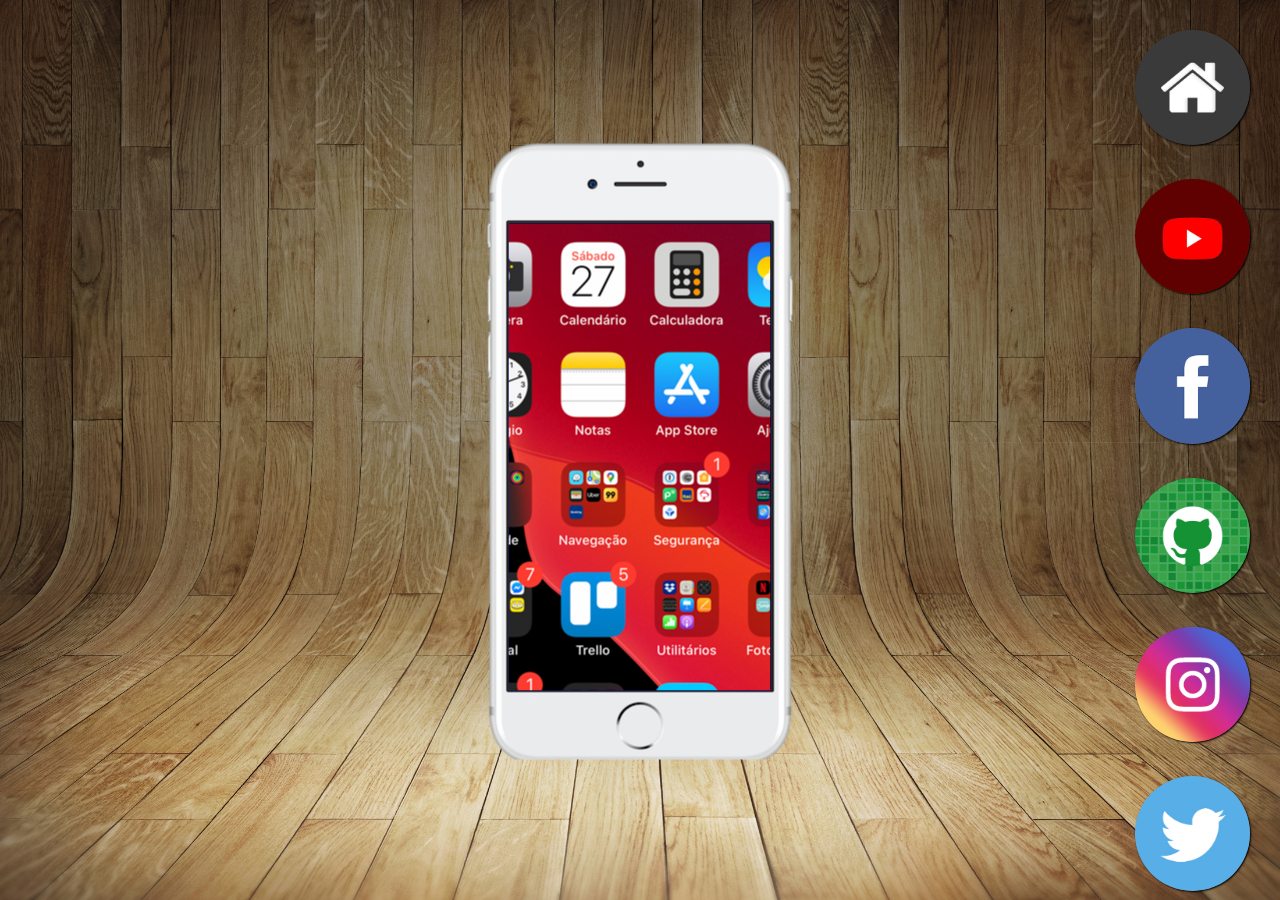
<file: index.html>
<!DOCTYPE html>
<html lang="pt">
<head>
    <meta charset="UTF-8">
    <meta http-equiv="X-UA-Compatible" content="IE=edge">
    <meta name="viewport" content="width=device-width, initial-scale=1.0">
    <link rel="shortcut icon" href="favicon.ico" type="image/x-icon">
    <link rel="stylesheet" href="style/style.css">
    <title>CBO - Redes Sociais</title>
</head>
<body>
    <main>
        <section id="telefone">
            <iframe src="home.html" name="ecra" id="ecra" frameborder="0">
                Se estás a ver esta mensagem é sinal que o teu navegador não é compativel com a minha página web.
            </iframe>
        </section>
        <section id="rs">
            <a href="home.html" target="ecra"><img src="imagens/logo-home.jpg" alt="home"></a> <br>
            <a href="youtube.html" target="ecra"><img src="imagens/logo-youtube.jpg" alt="YouTube"></a> <br>
            <a href="faceboo.html" target="ecra"><img src="imagens/logo-facebook.jpg" alt="Facebook"></a> <br>
            <a href="github.html" target="ecra"><img src="imagens/logo-github.jpg" alt="GitHub"></a> <br>
            <a href="instagram.html" target="ecra"><img src="imagens/logo-instagram.jpg" alt="Instagram"></a> <br>
            <a href="twitter.html" target="ecra"><img src="imagens/logo-twitter.jpg" alt="Twitter"></a>
        </section>
    </main>
</body>
</html>
</file>
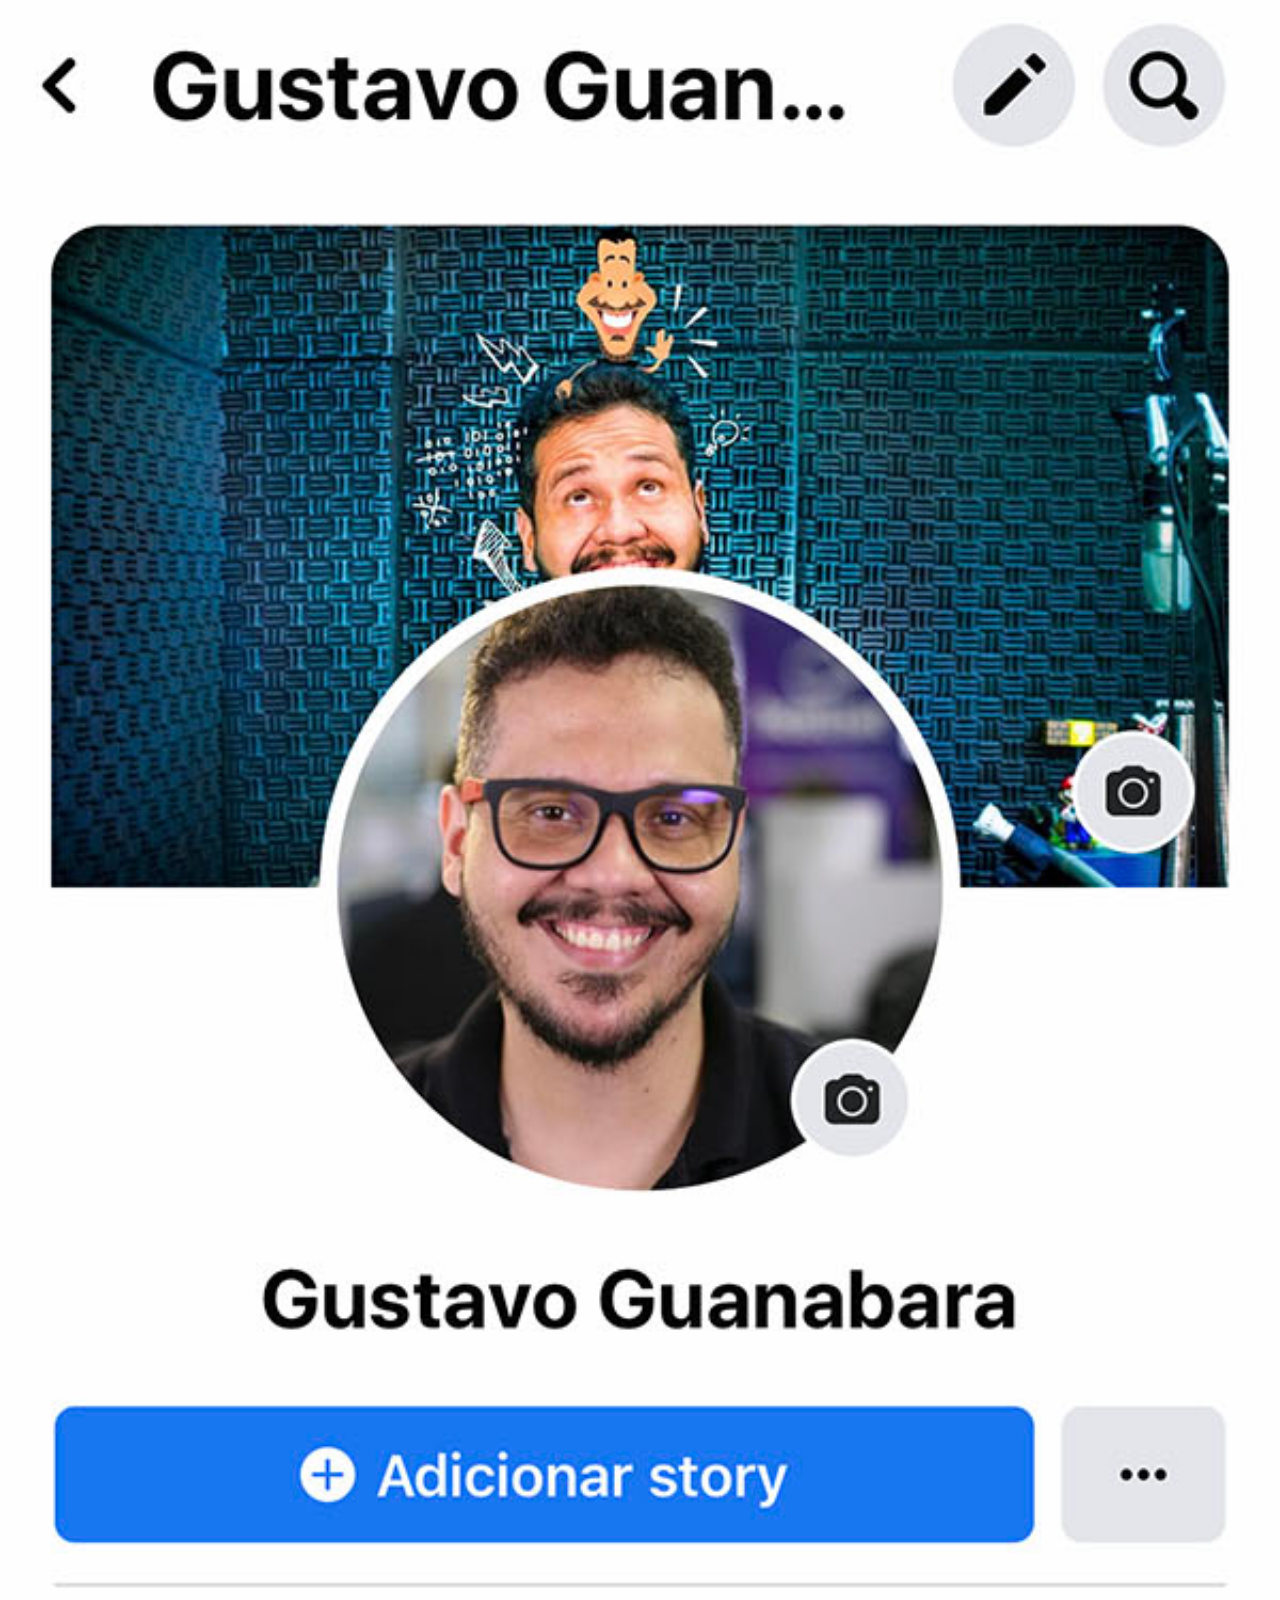
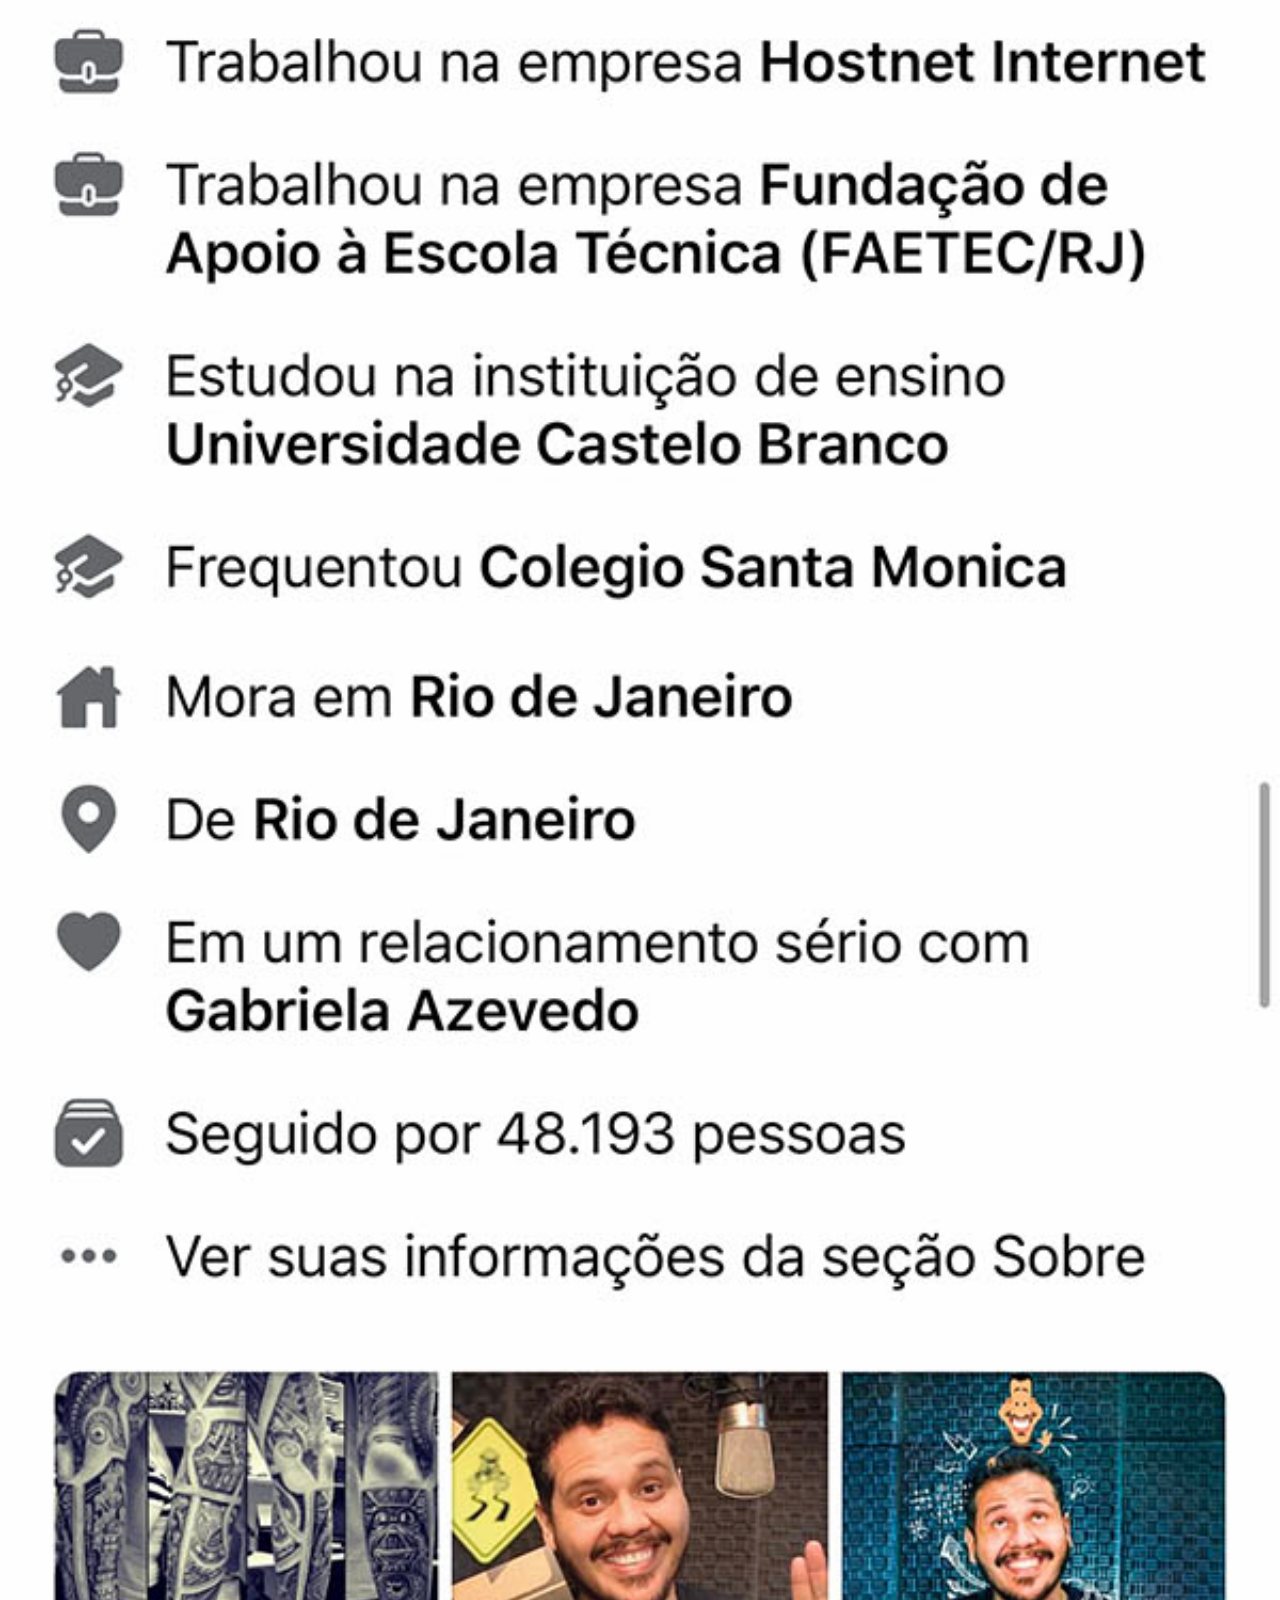
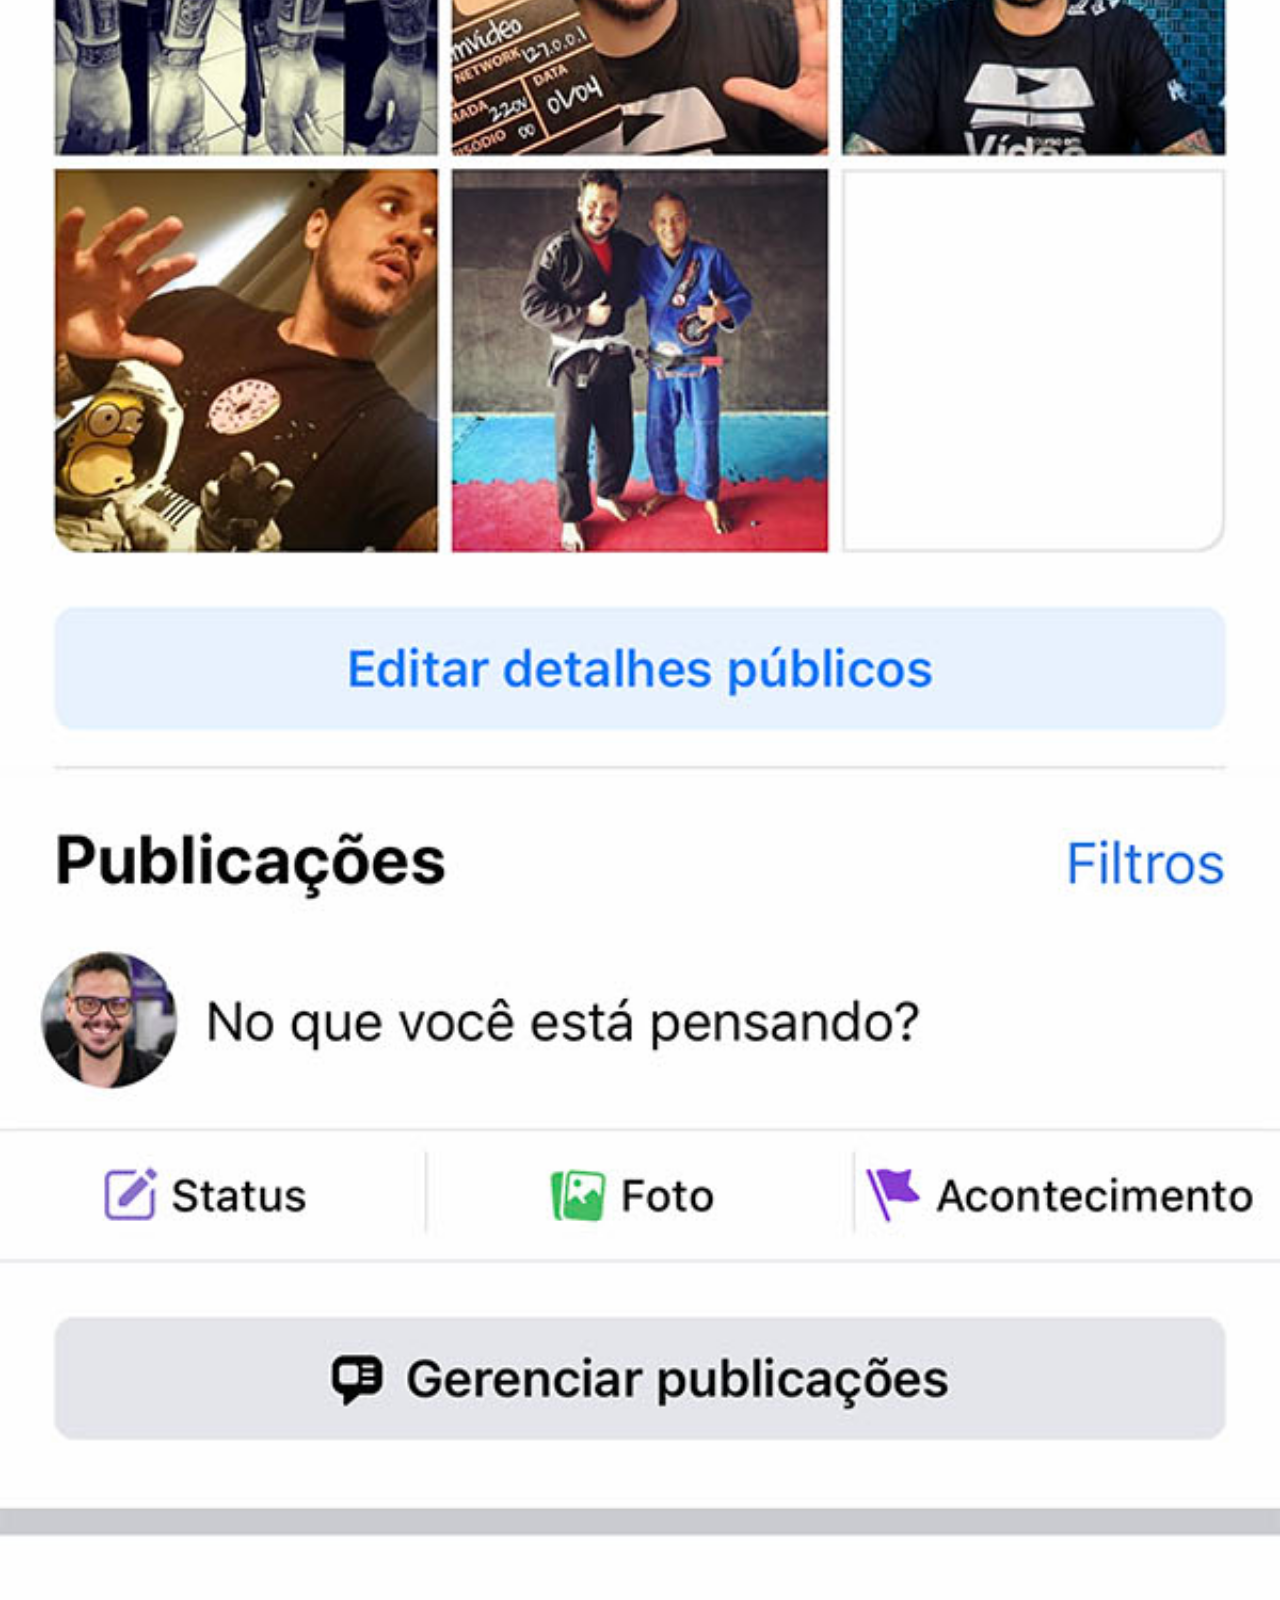
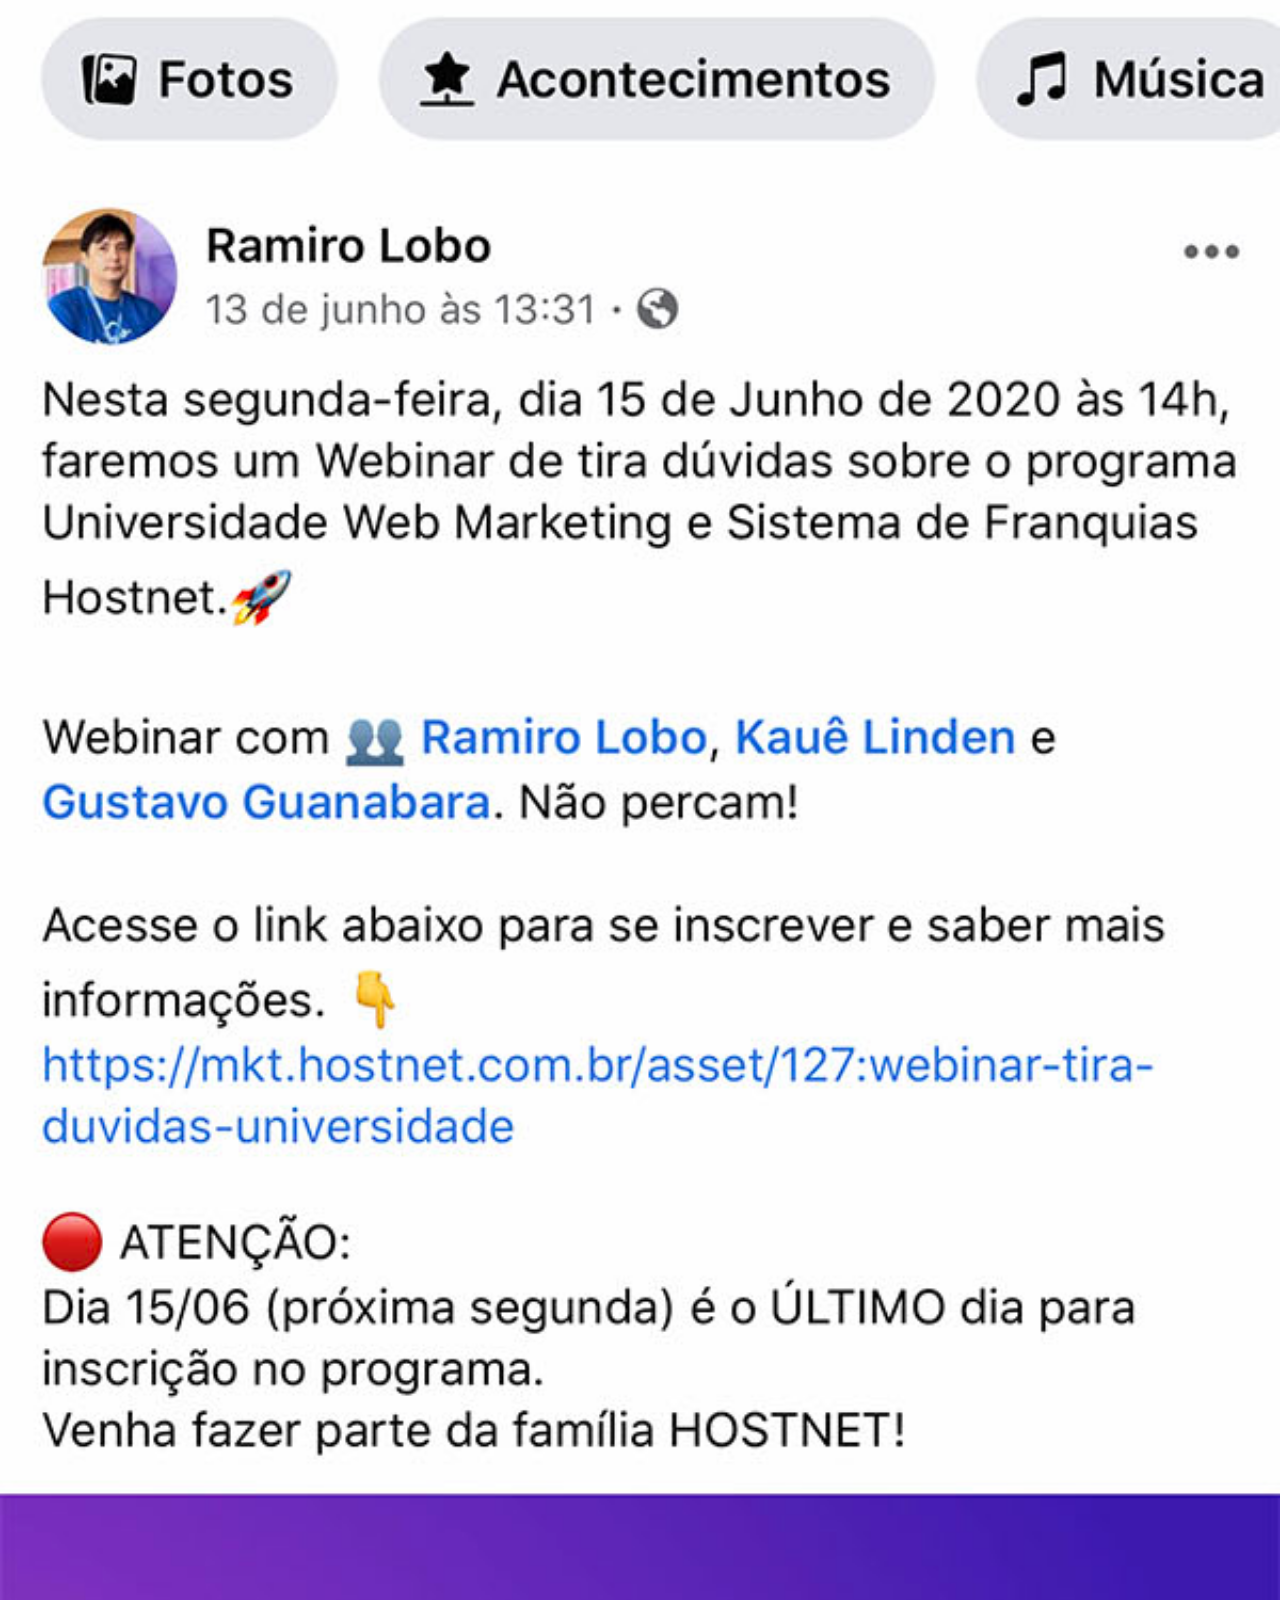
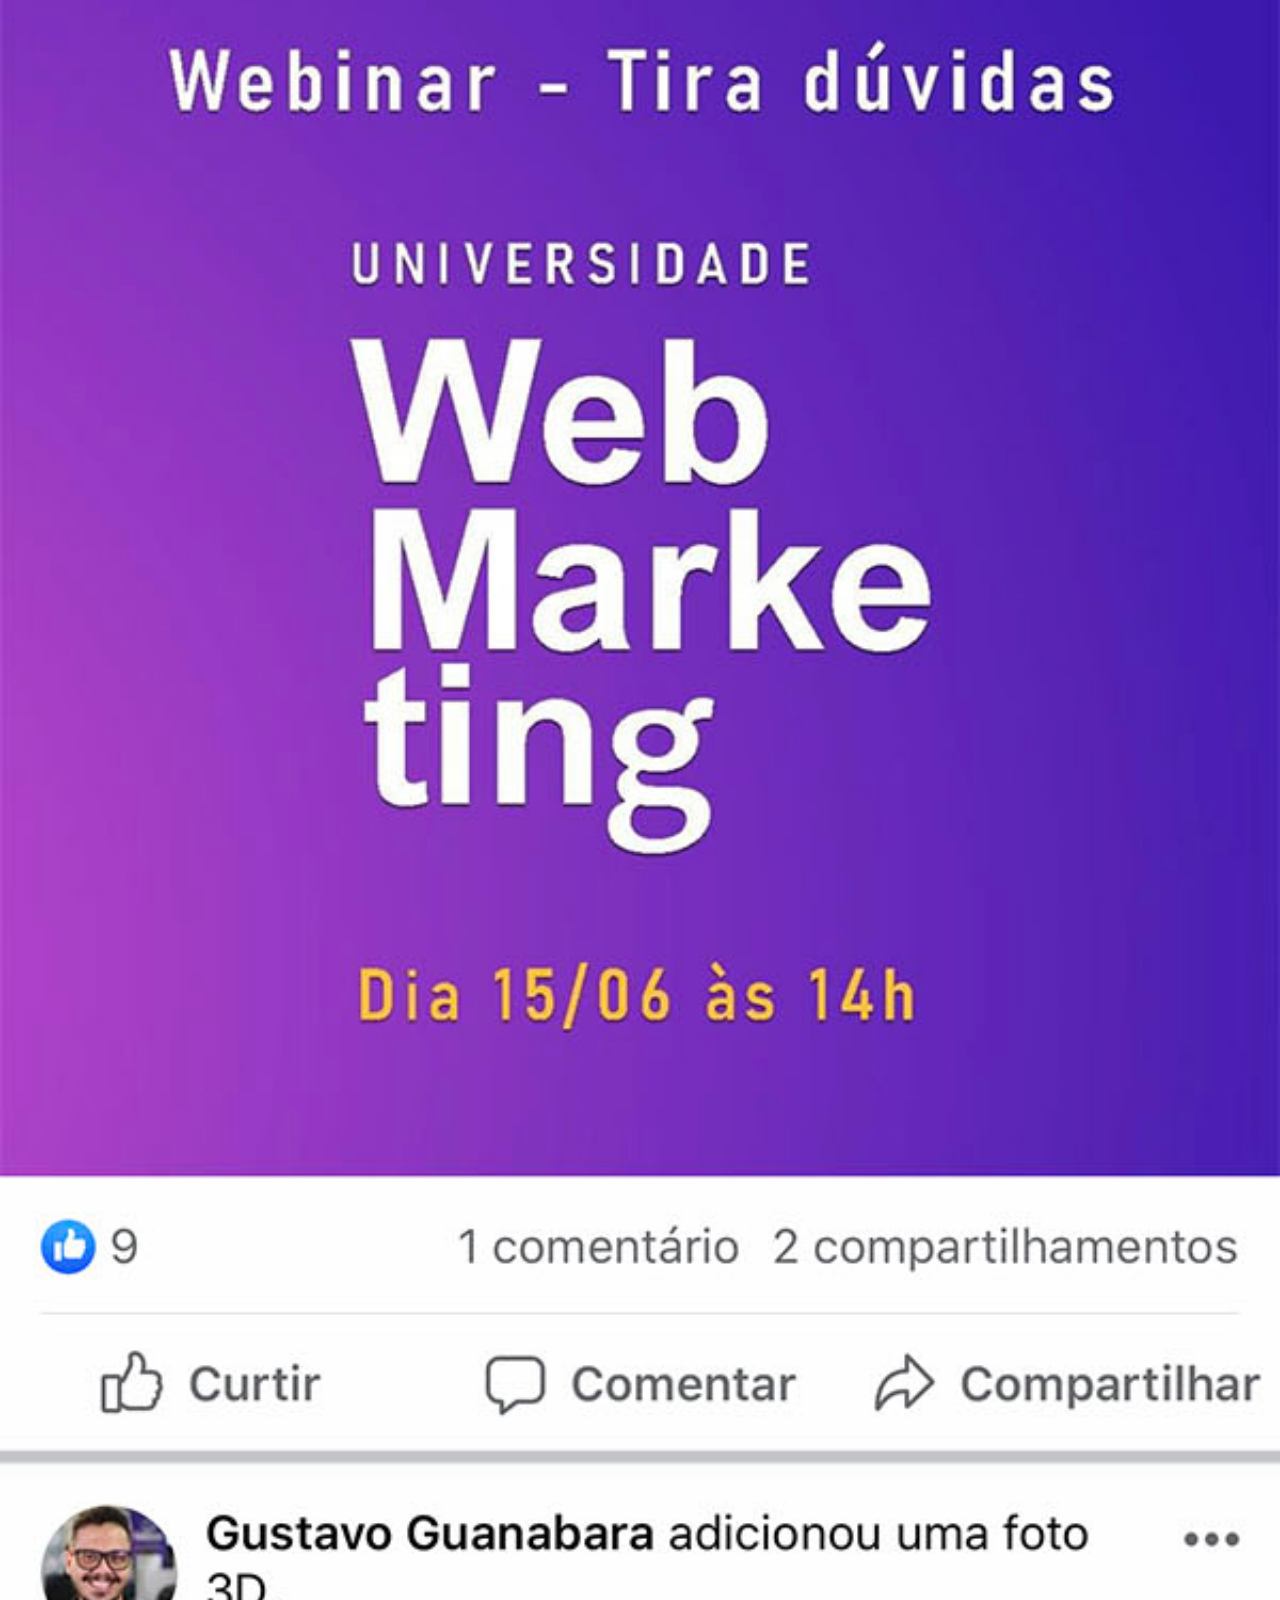
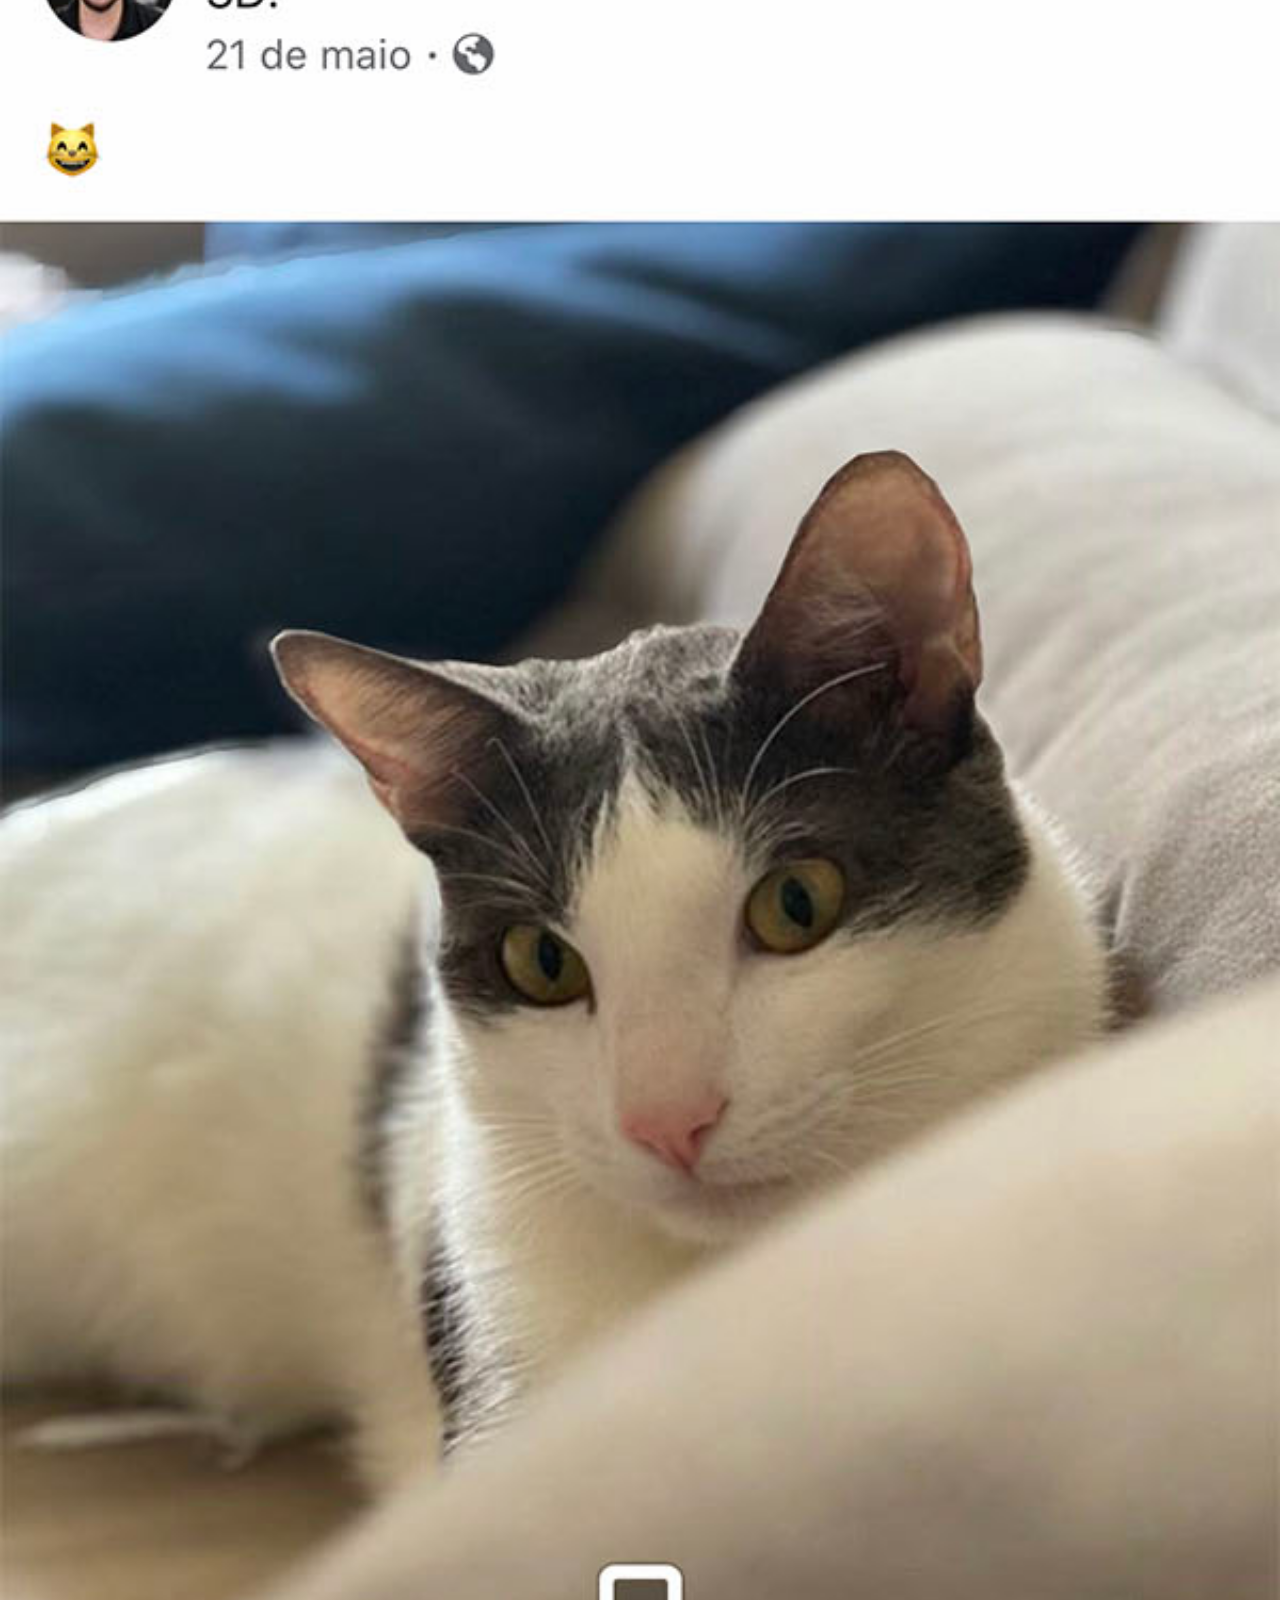
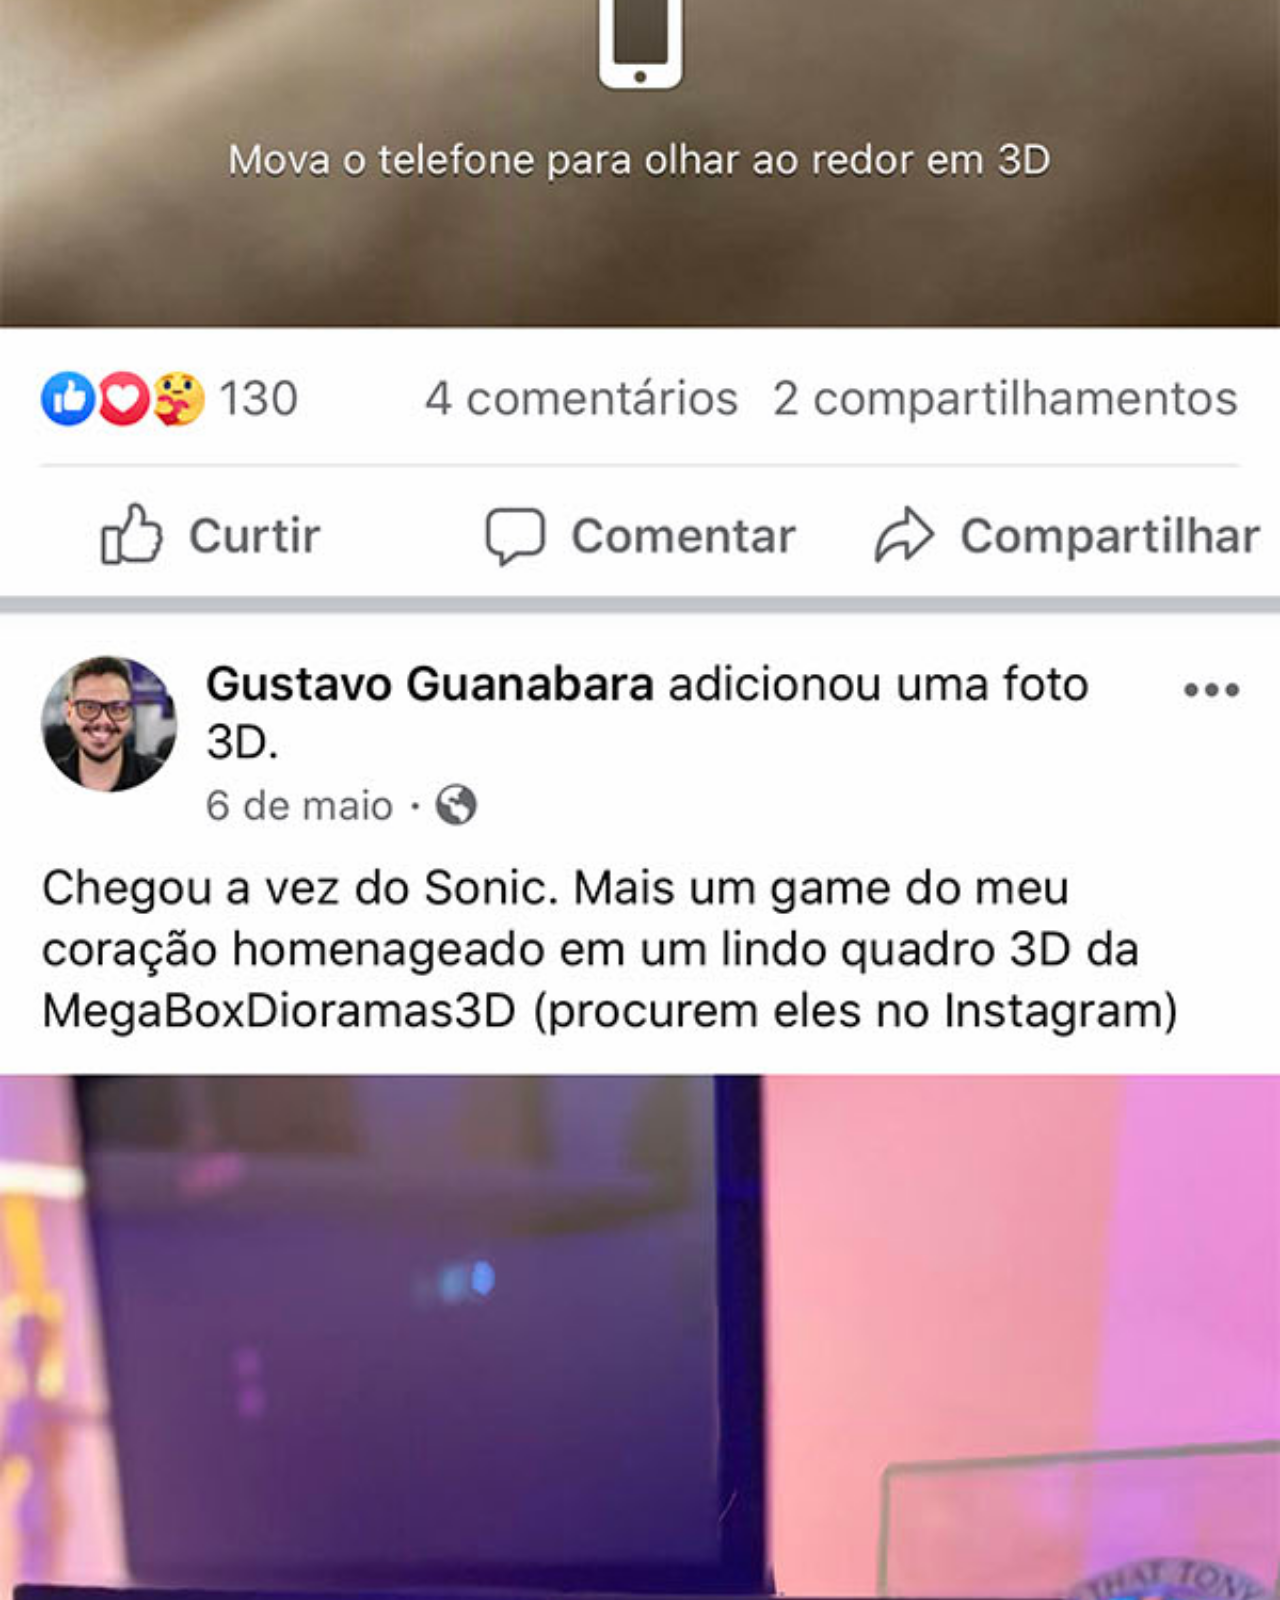
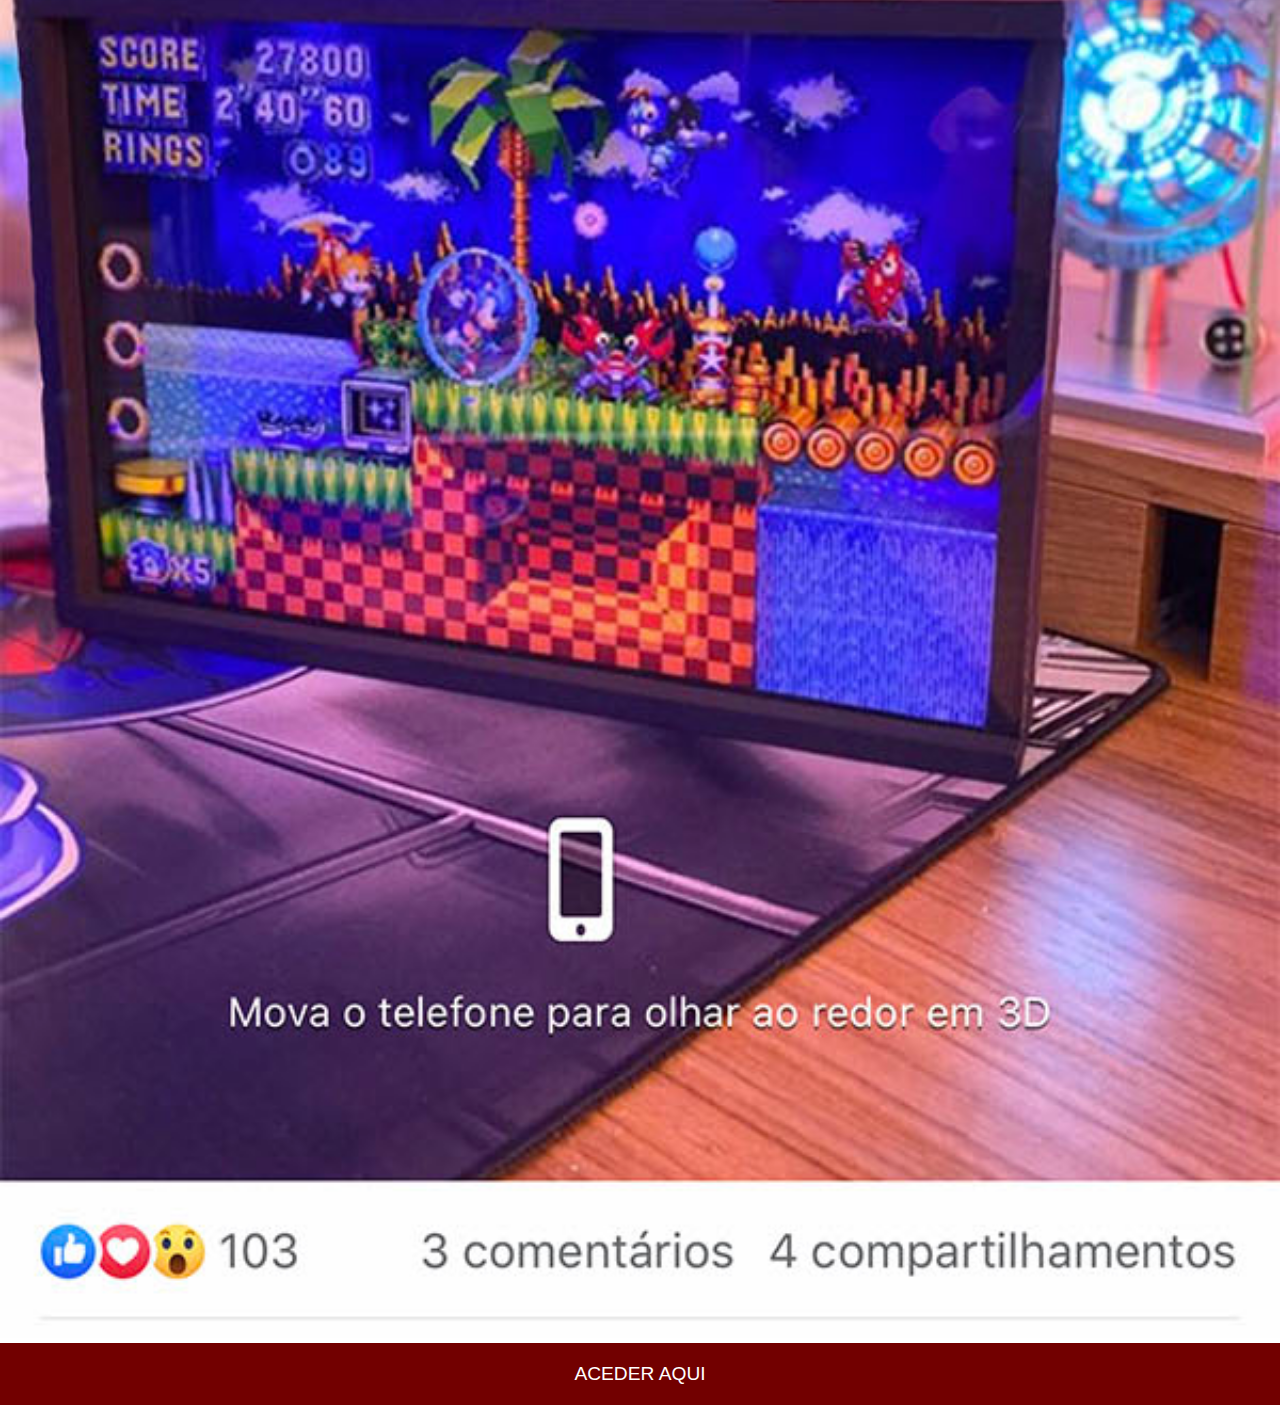
<file: faceboo.html>
<!DOCTYPE html>
<html lang="pt">
<head>
    <meta charset="UTF-8">
    <meta http-equiv="X-UA-Compatible" content="IE=edge">
    <meta name="viewport" content="width=device-width, initial-scale=1.0">
    <link rel="stylesheet" href="style/pagsoc.css">
    <title>Facebook</title>
</head>
<body>
    <img src="imagens/tela-facebook.jpg" alt="Facebook">
    <a href="https://www.facebook.com/cesarbernardo.icc" target="_blank">ACEDER AQUI</a>
</body>
</html>
</file>
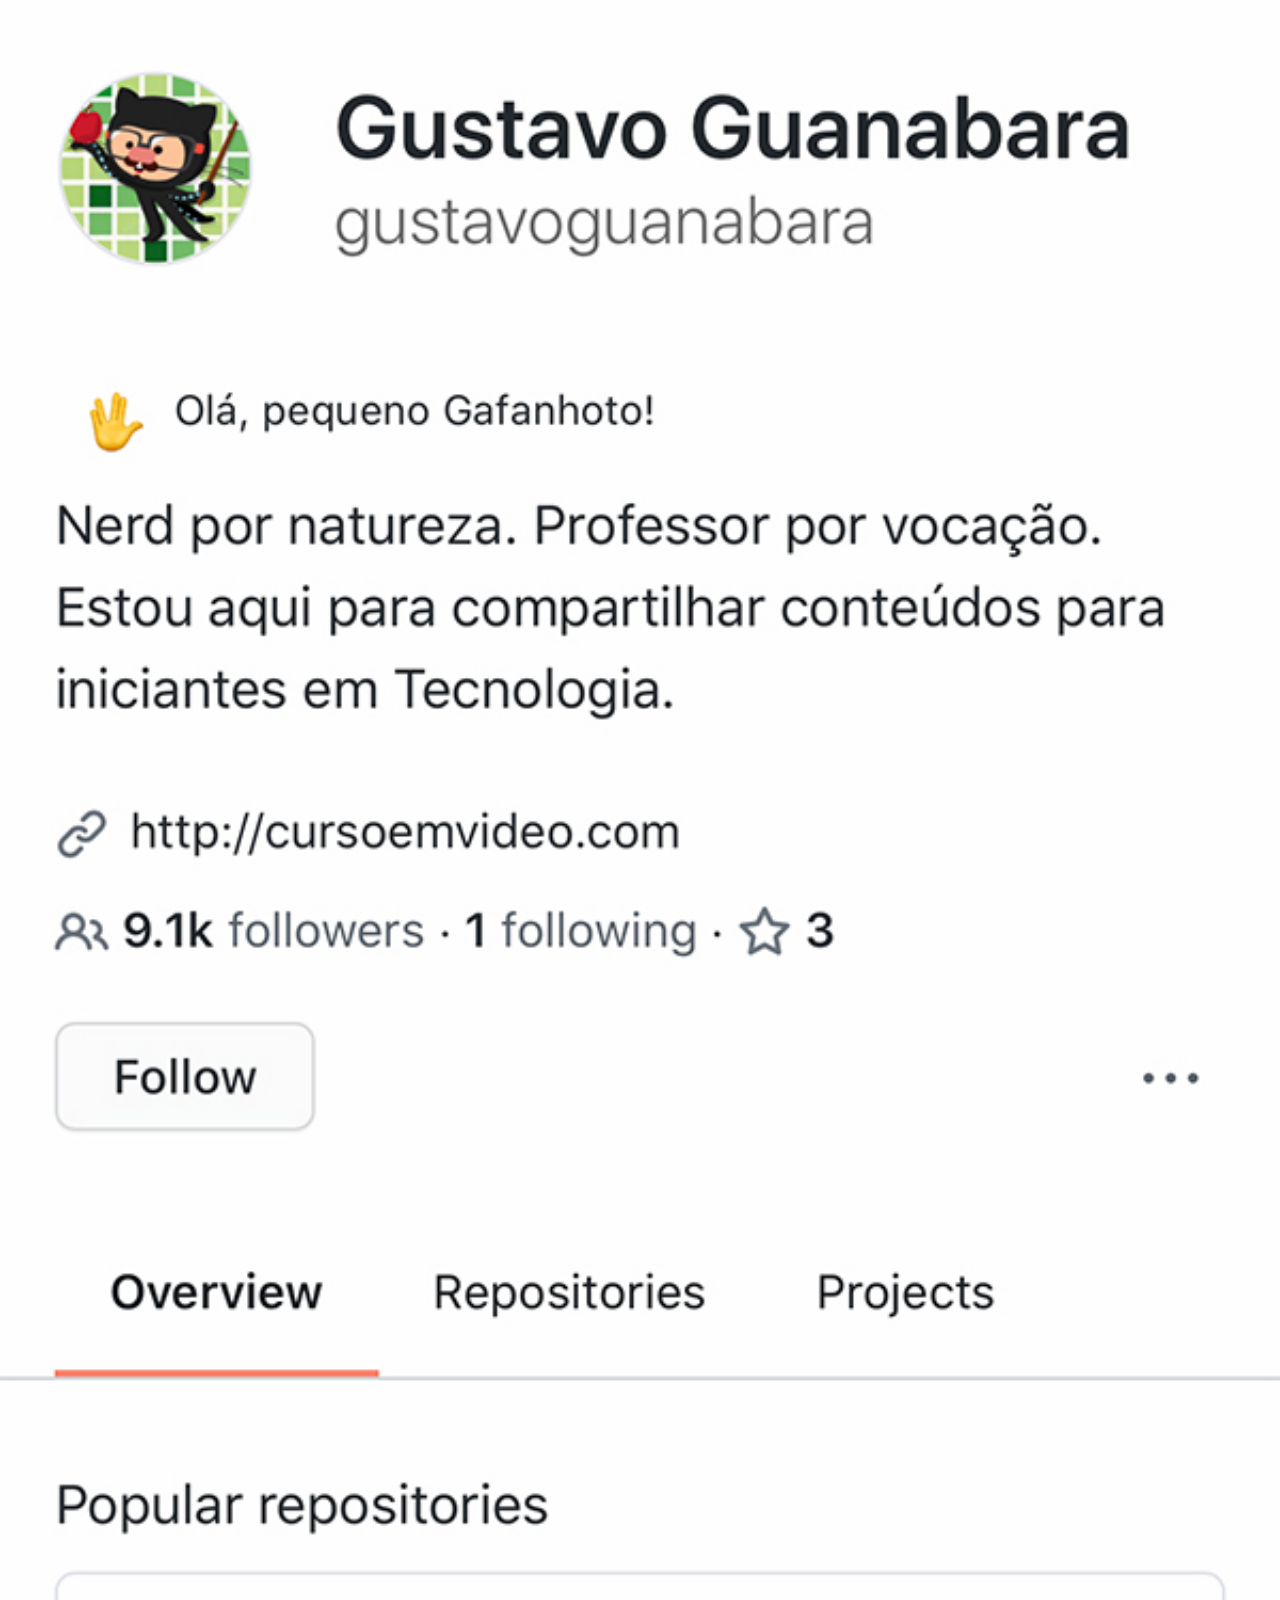
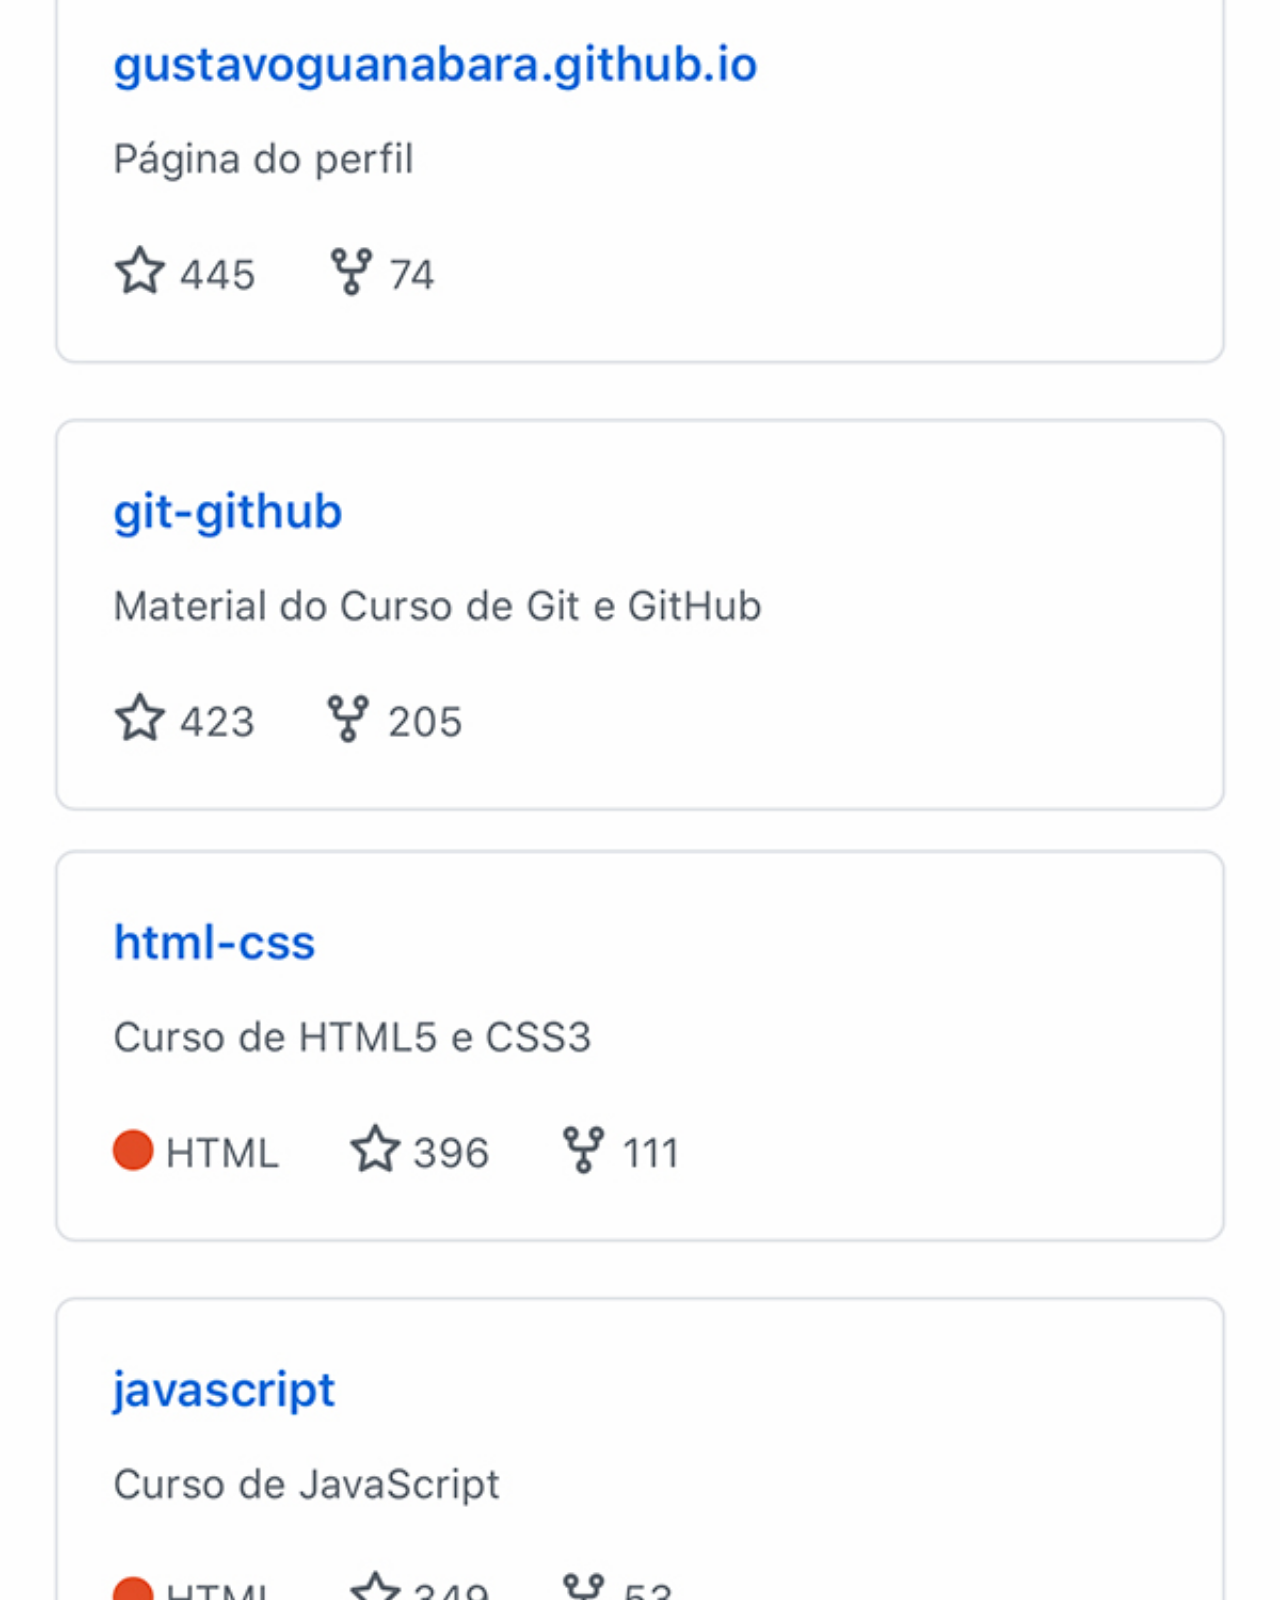
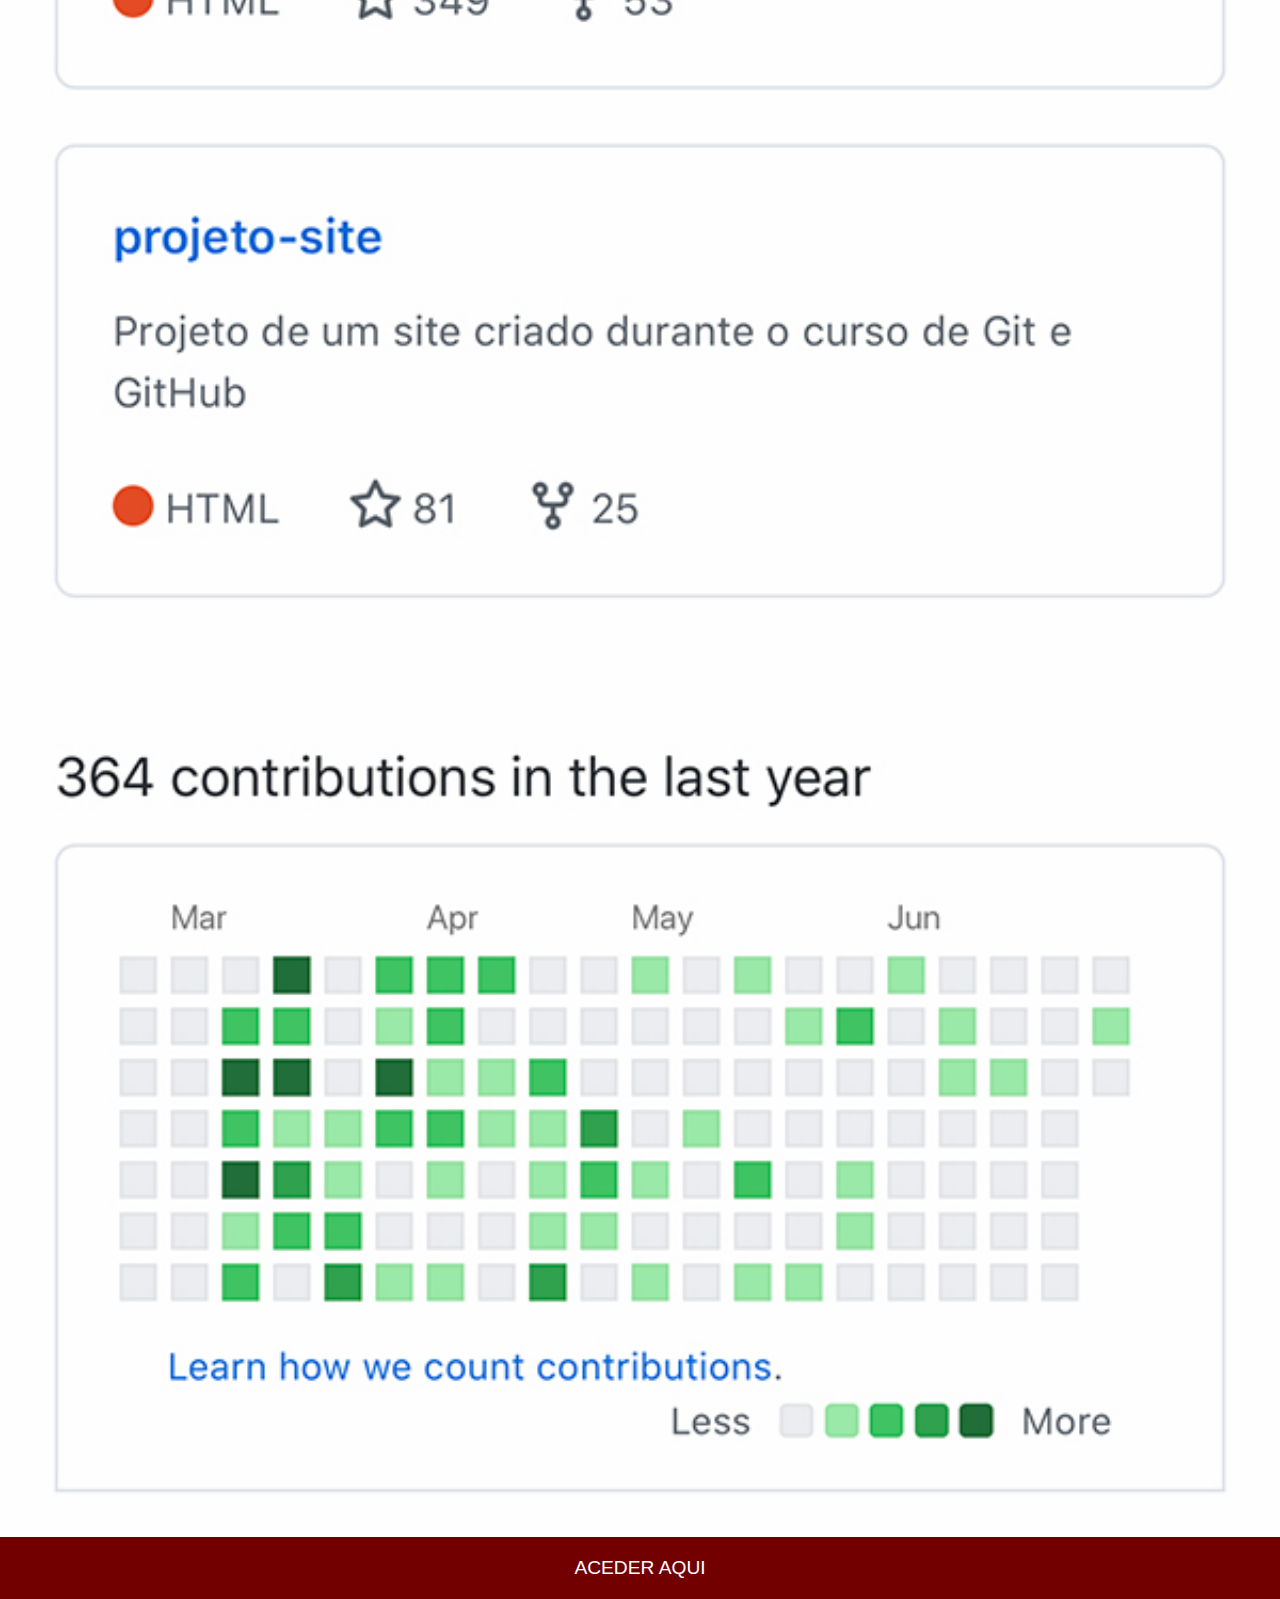
<file: github.html>
<!DOCTYPE html>
<html lang="pt">
<head>
    <meta charset="UTF-8">
    <meta http-equiv="X-UA-Compatible" content="IE=edge">
    <meta name="viewport" content="width=device-width, initial-scale=1.0">
    <link rel="stylesheet" href="style/pagsoc.css">
    <title>GitHub</title>
</head>
<body>
    <img src="imagens/tela-github.jpg" alt="GitHub">
    <a href="https://github.com/" target="_blank">ACEDER AQUI</a>
</body>
</html>
</file>
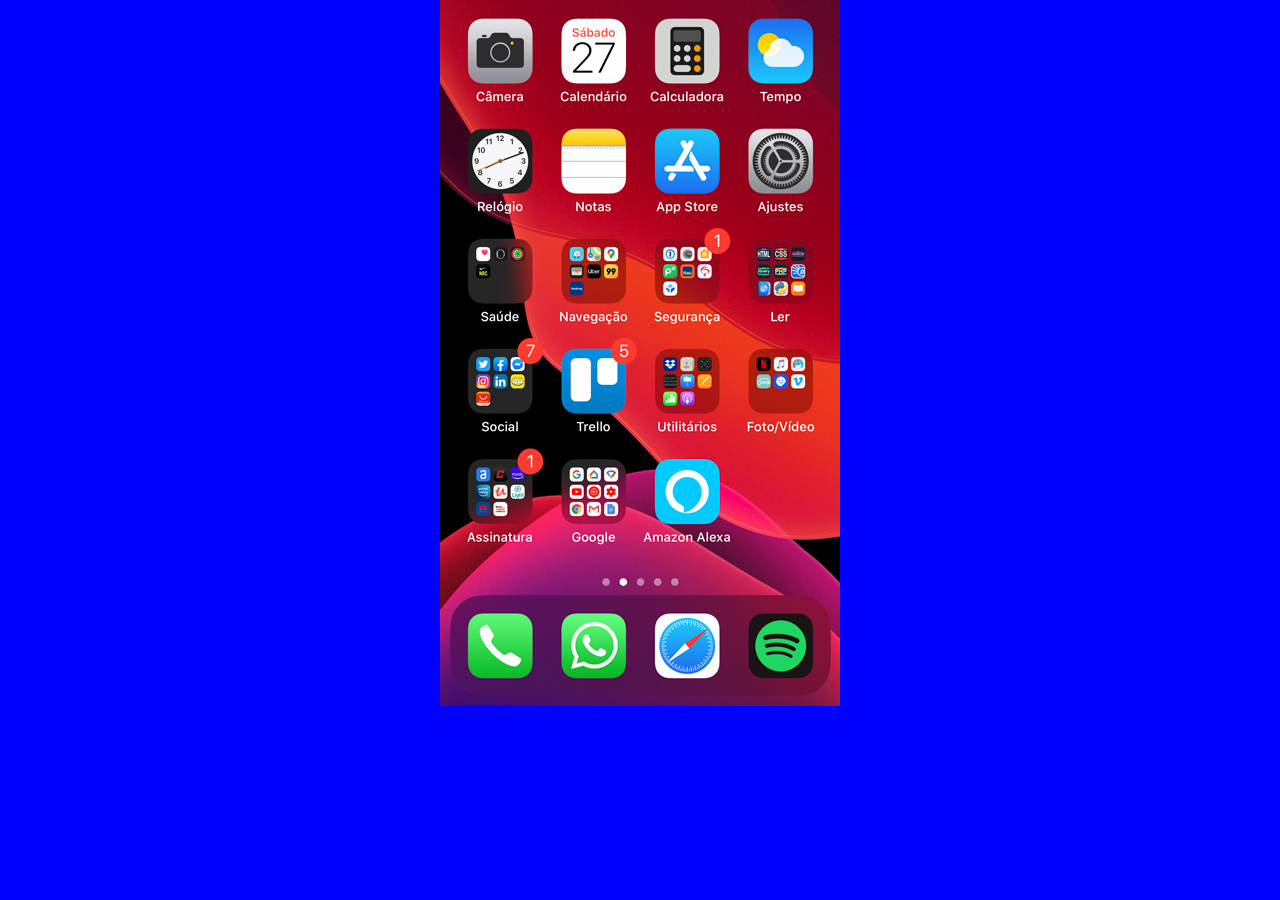
<file: home.html>
<!DOCTYPE html>
<html lang="pt">
<head>
    <meta charset="UTF-8">
    <meta http-equiv="X-UA-Compatible" content="IE=edge">
    <meta name="viewport" content="width=device-width, initial-scale=1.0">
    <title>Home</title>
    <style>
        *{
            margin: 0px;
            padding: 0px;
        }
        body {
            height: 100vh;
            width: 100vw;
            background: blue url('imagens/tela-home.jpg') no-repeat top center;
        }
    </style>
</head>
<body>
    
</body>
</html>
</file>
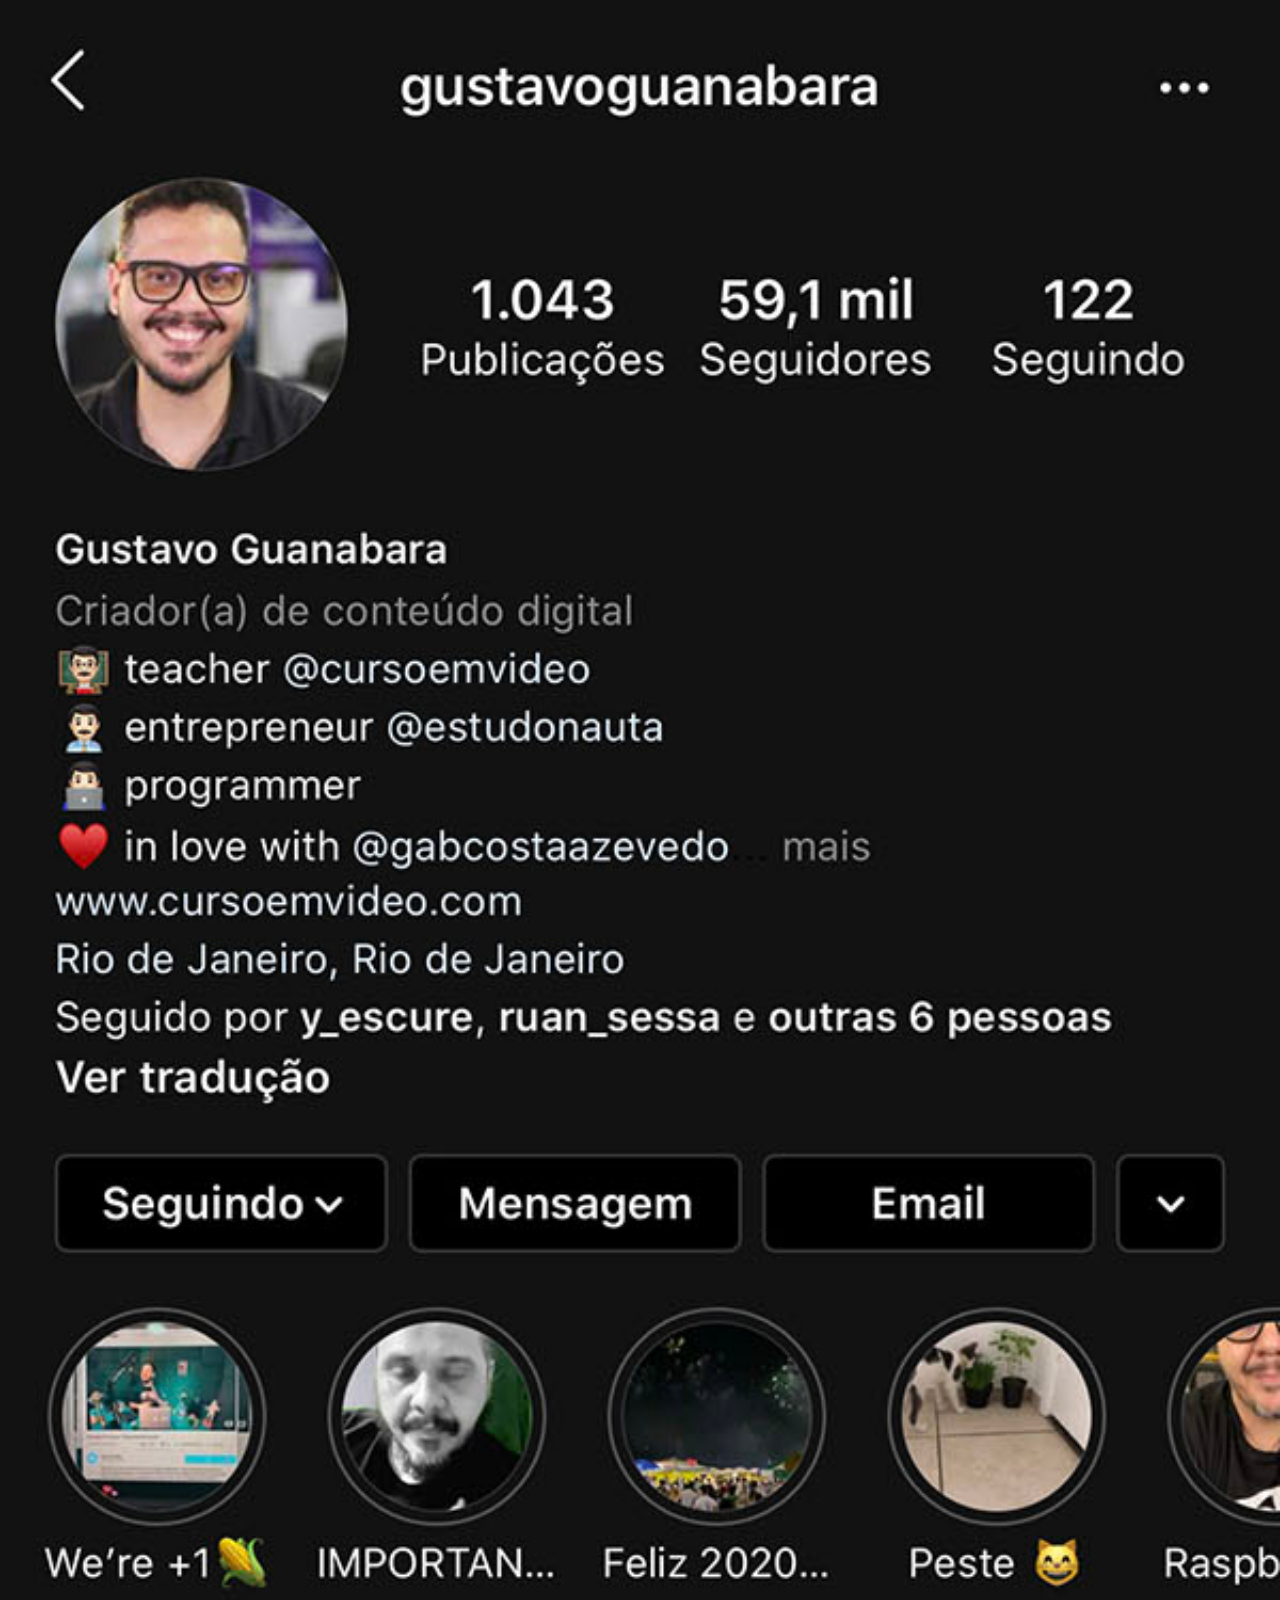
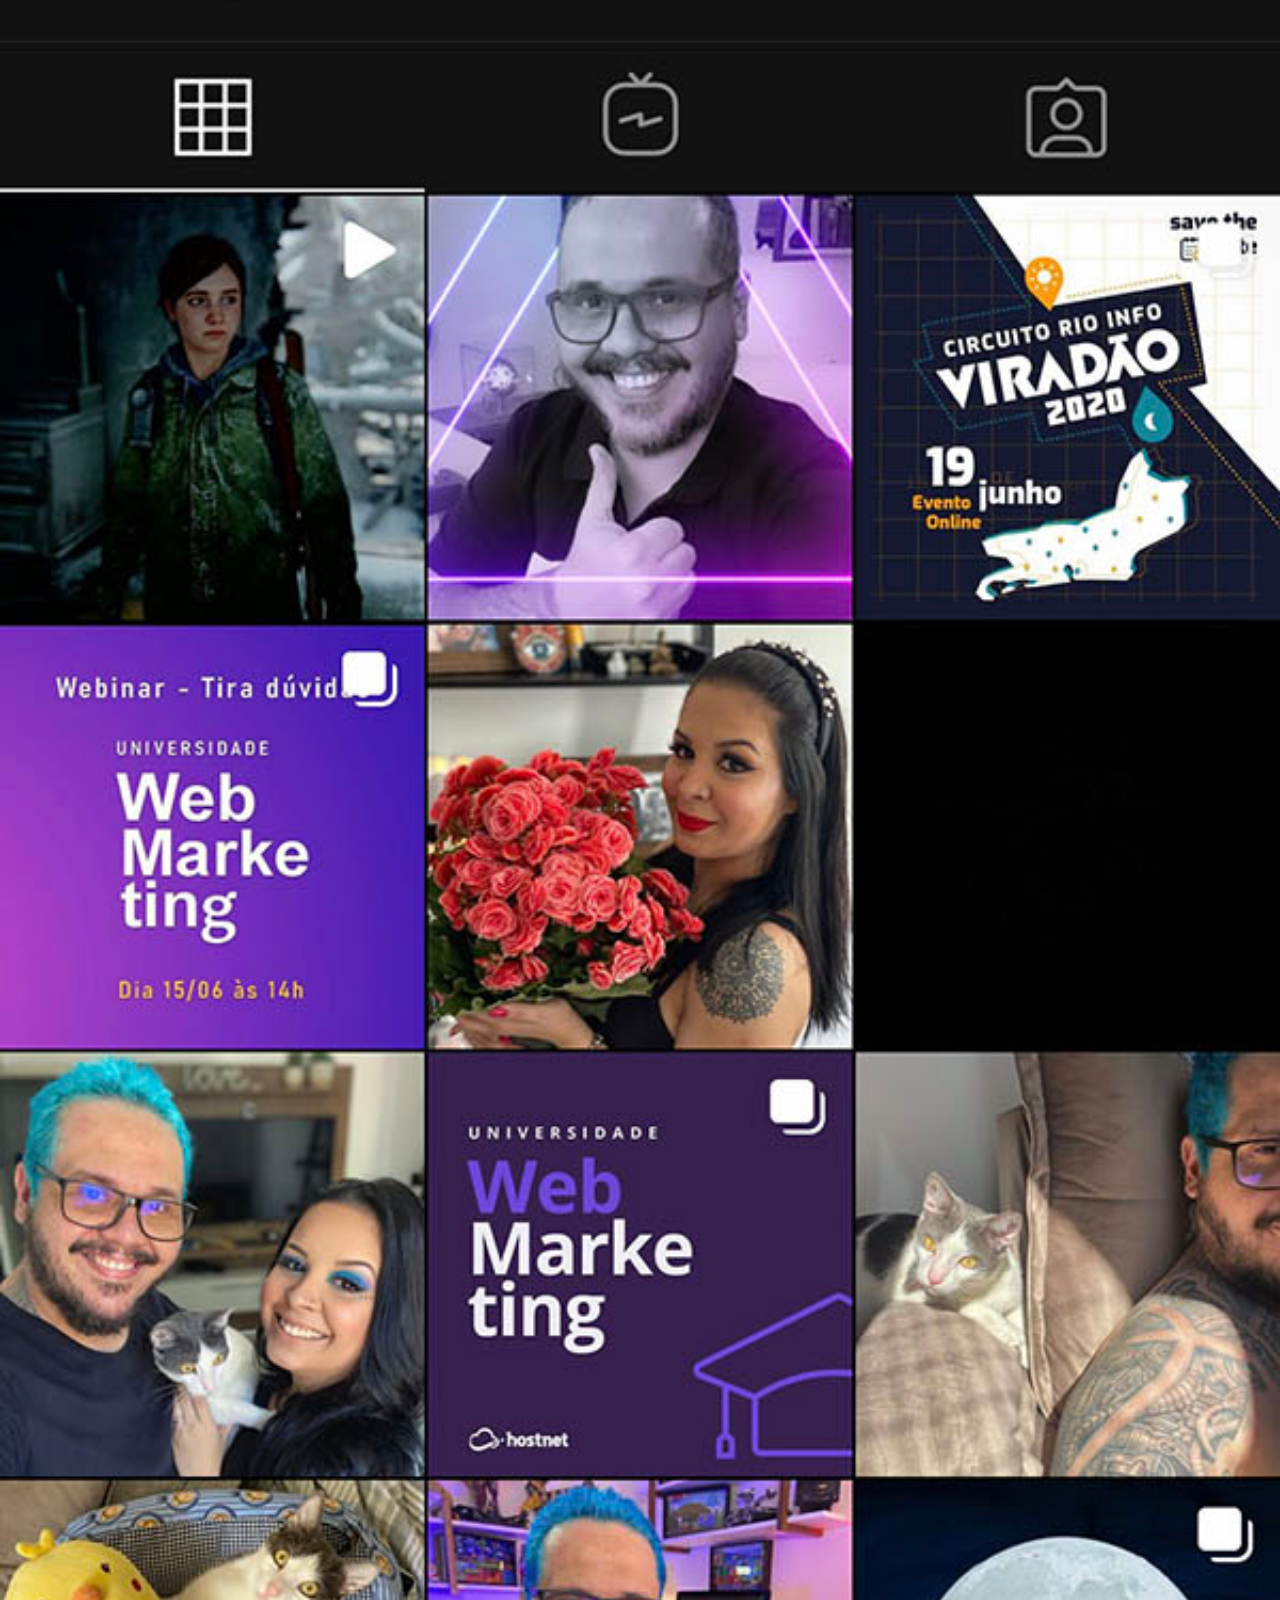
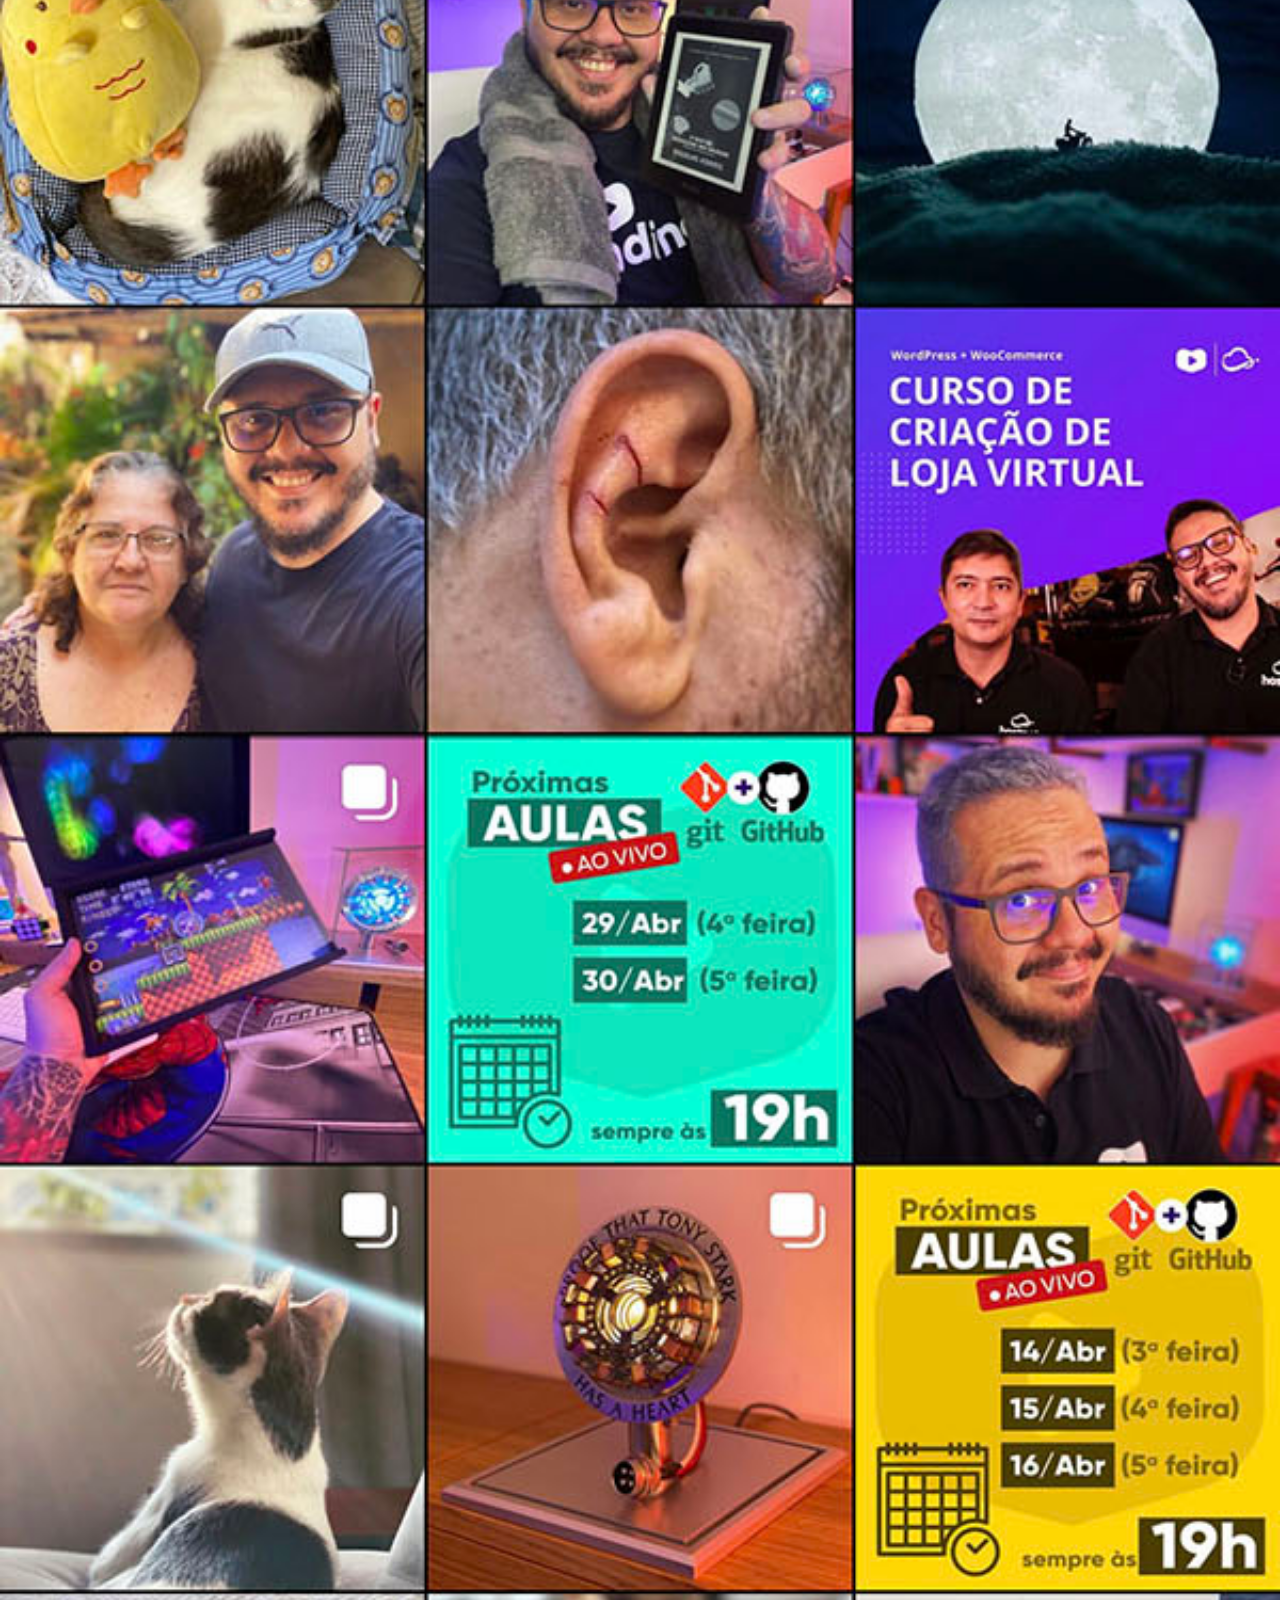
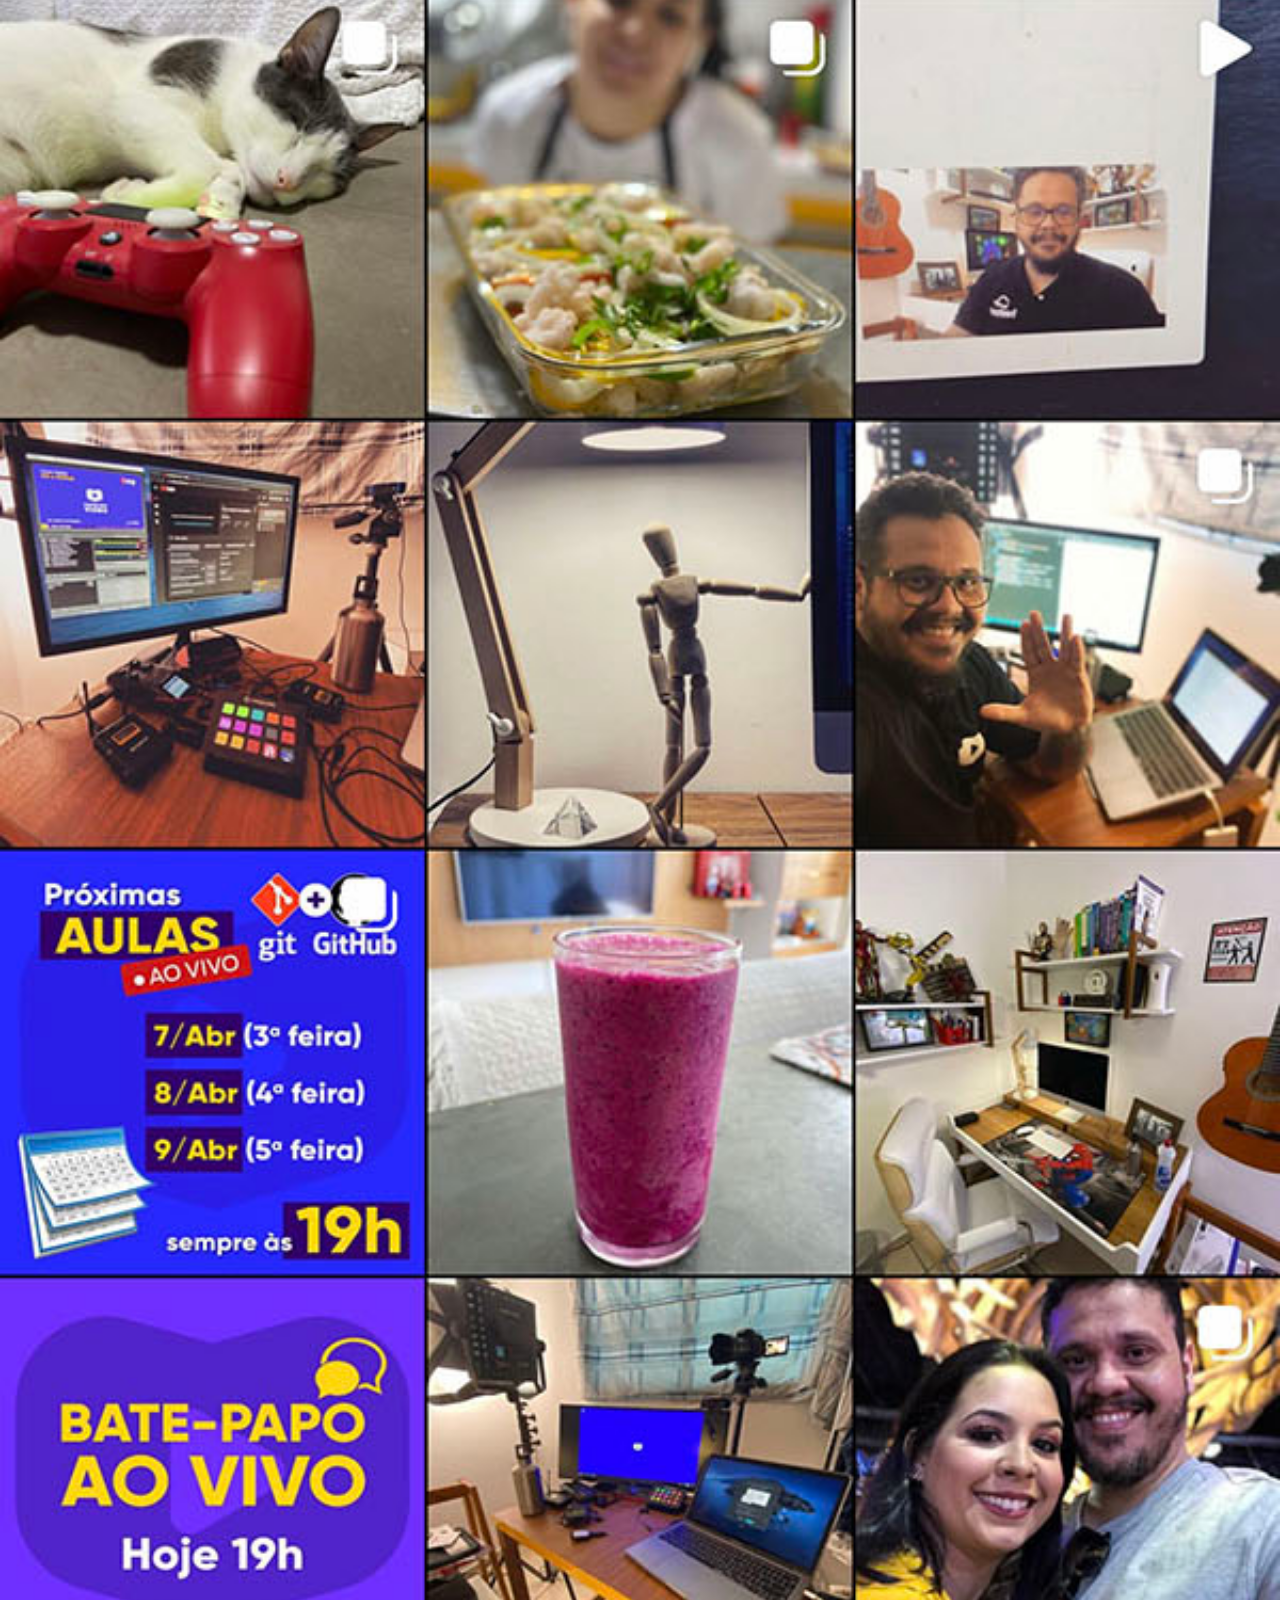
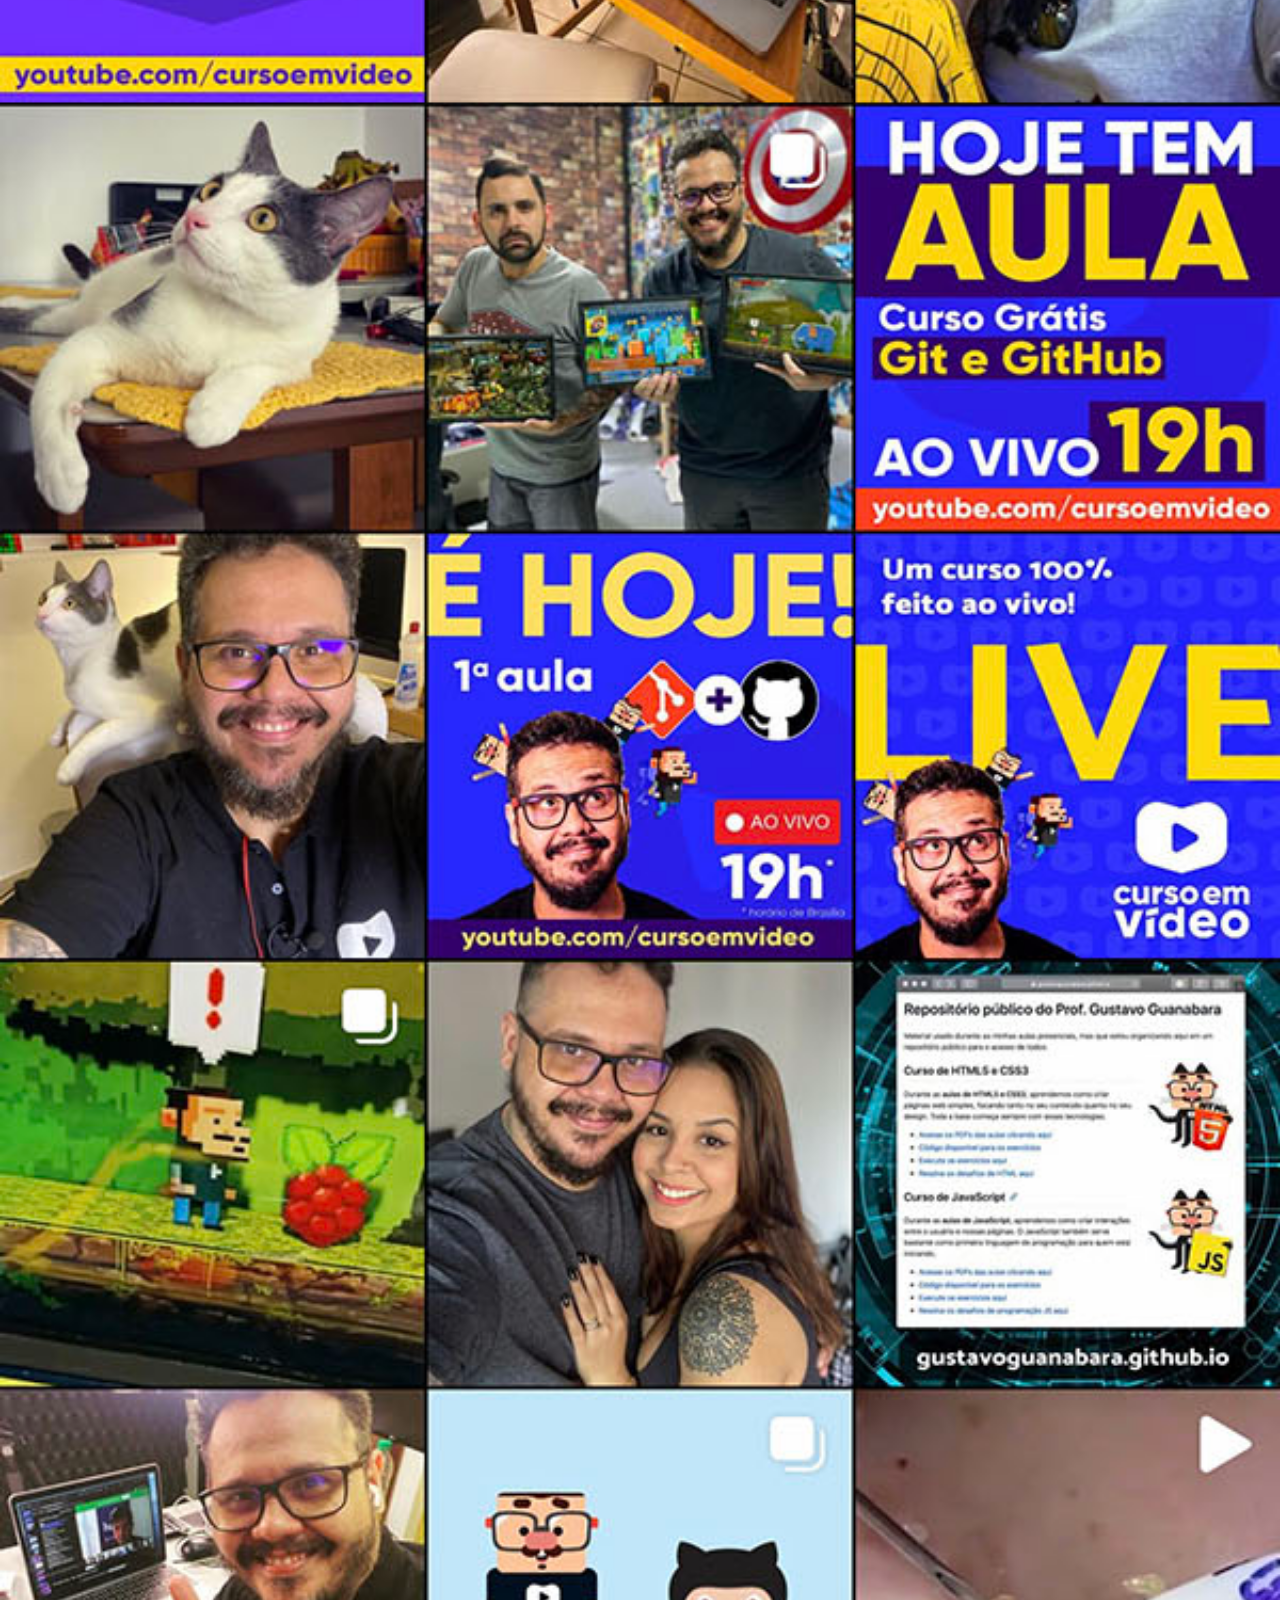
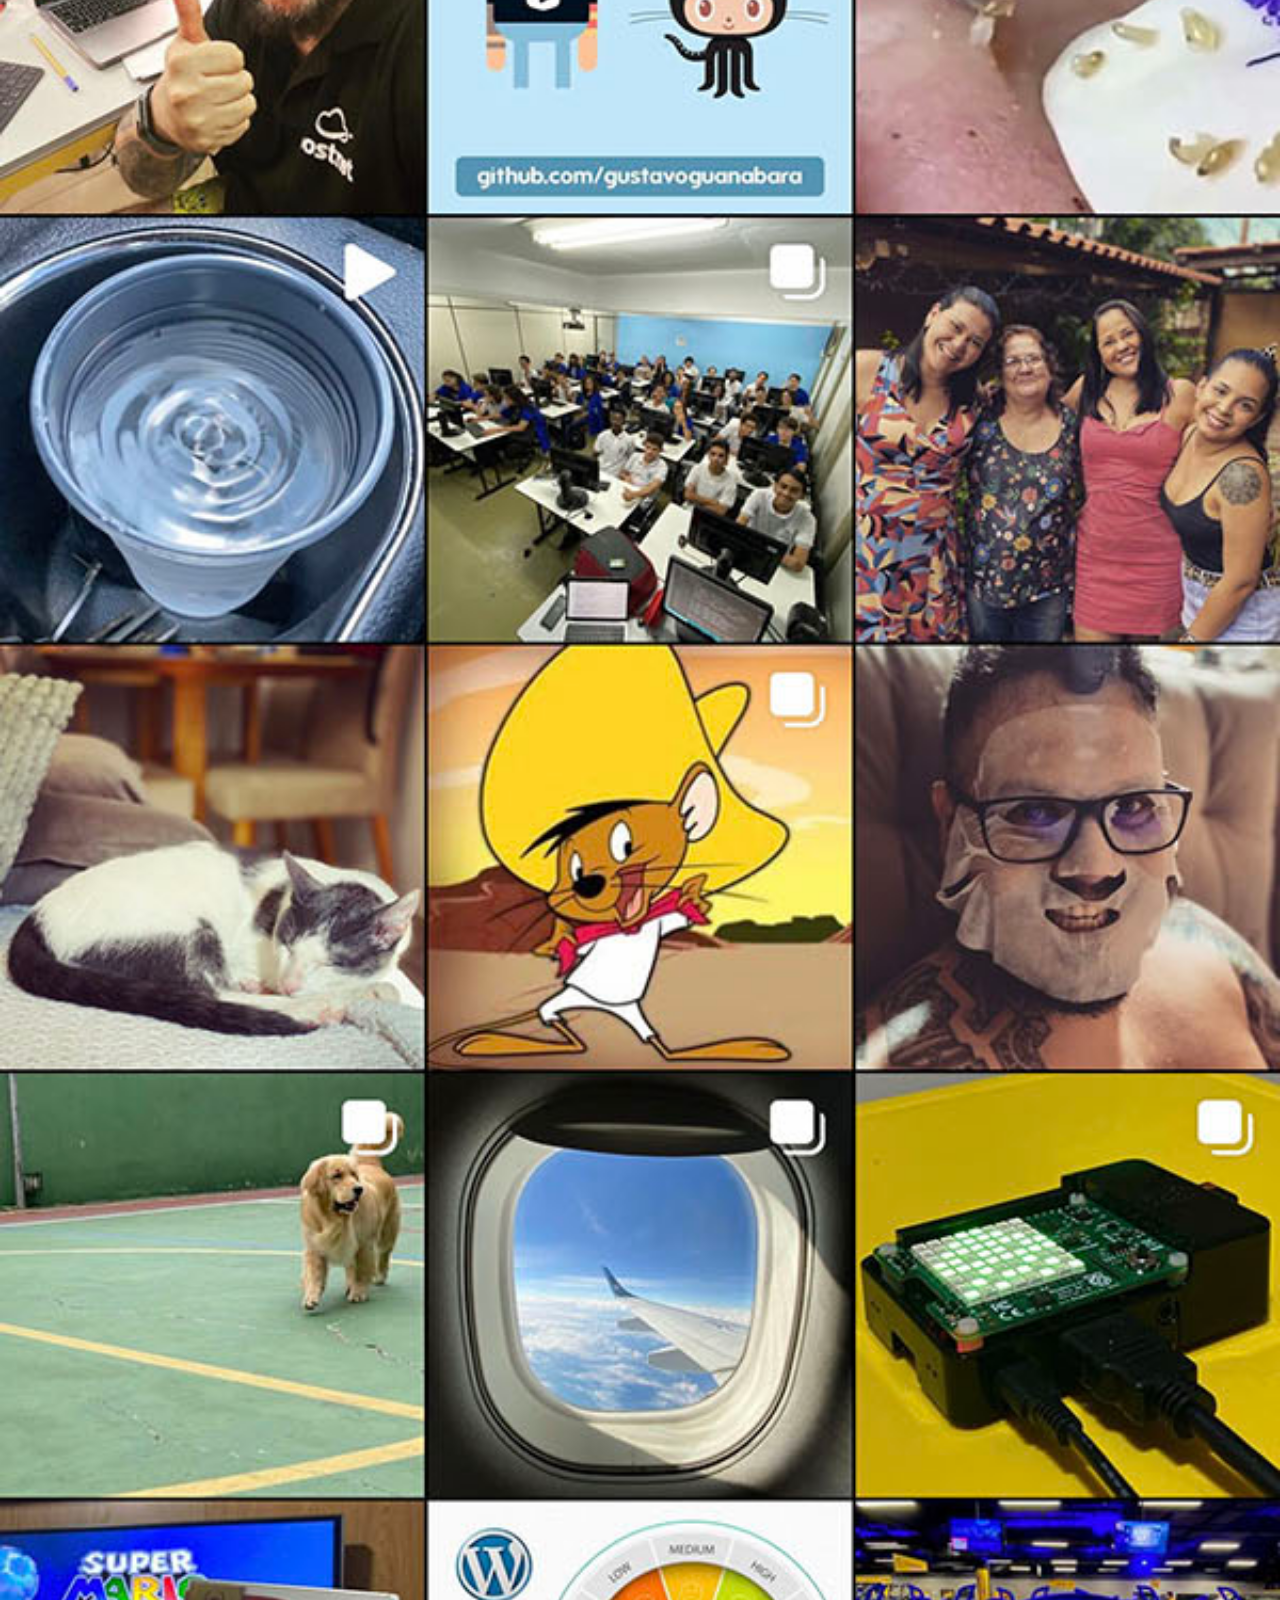
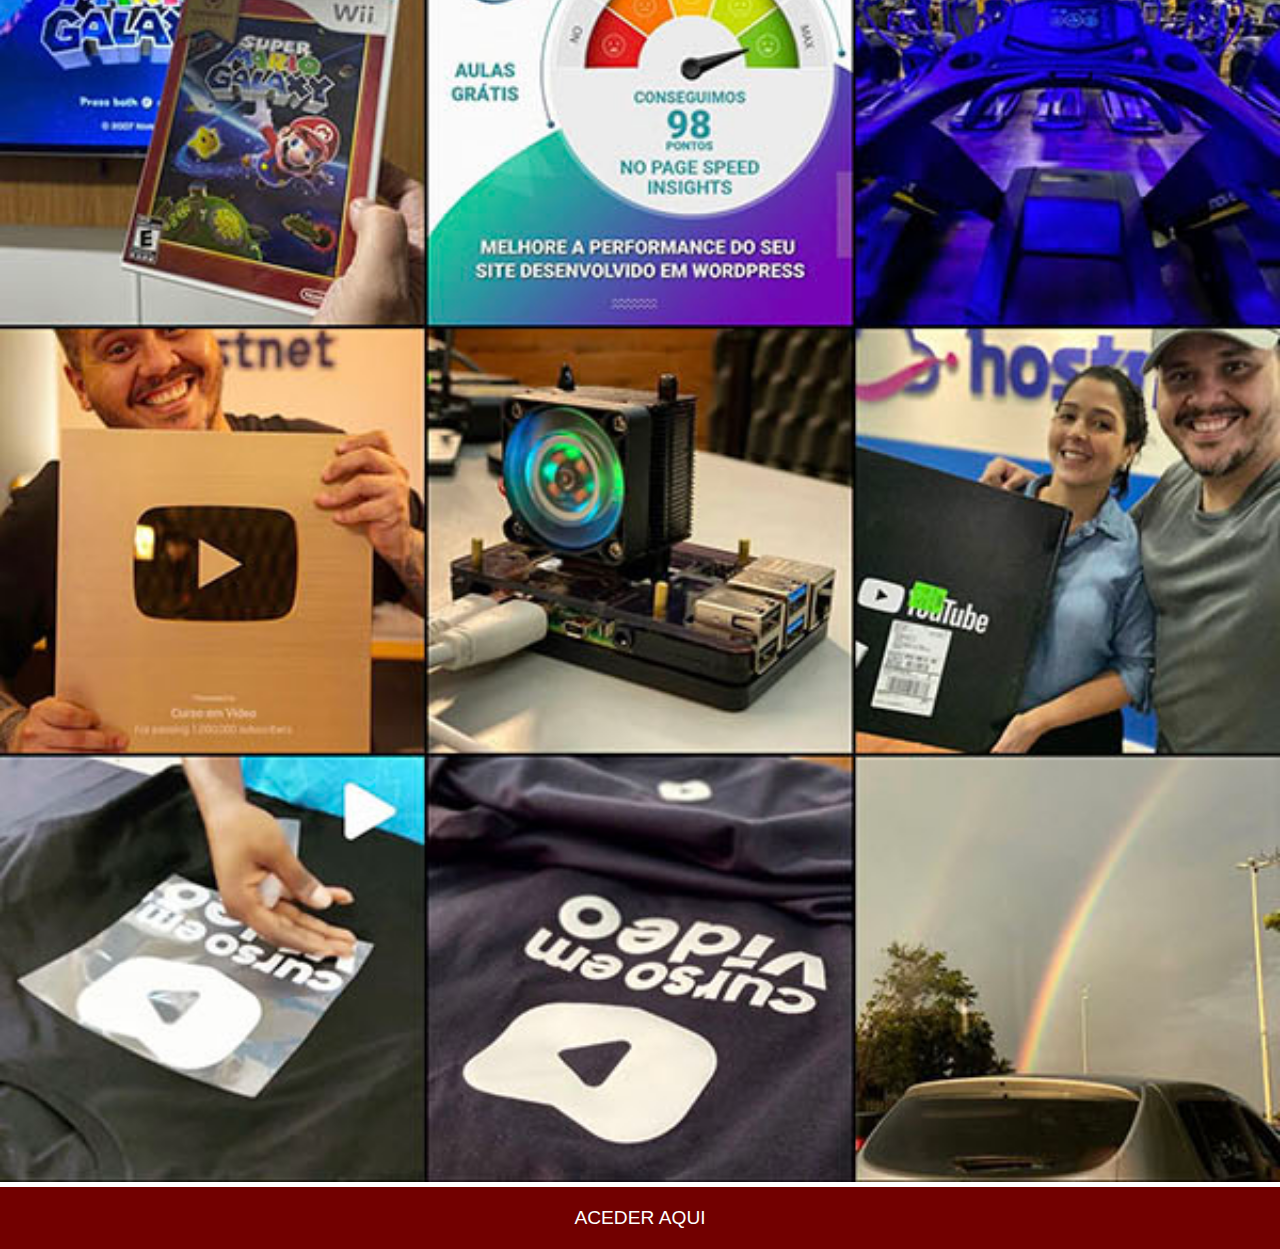
<file: instagram.html>
<!DOCTYPE html>
<html lang="pt">
<head>
    <meta charset="UTF-8">
    <meta http-equiv="X-UA-Compatible" content="IE=edge">
    <meta name="viewport" content="width=device-width, initial-scale=1.0">
    <link rel="stylesheet" href="style/pagsoc.css">
    <title>Instagram</title>
</head>
<body>
    <img src="imagens/tela-instagram.jpg" alt="Instagram">
    <a href="https://www.instagram.com/" target="_blank">ACEDER AQUI</a>
</body>
</html>
</file>
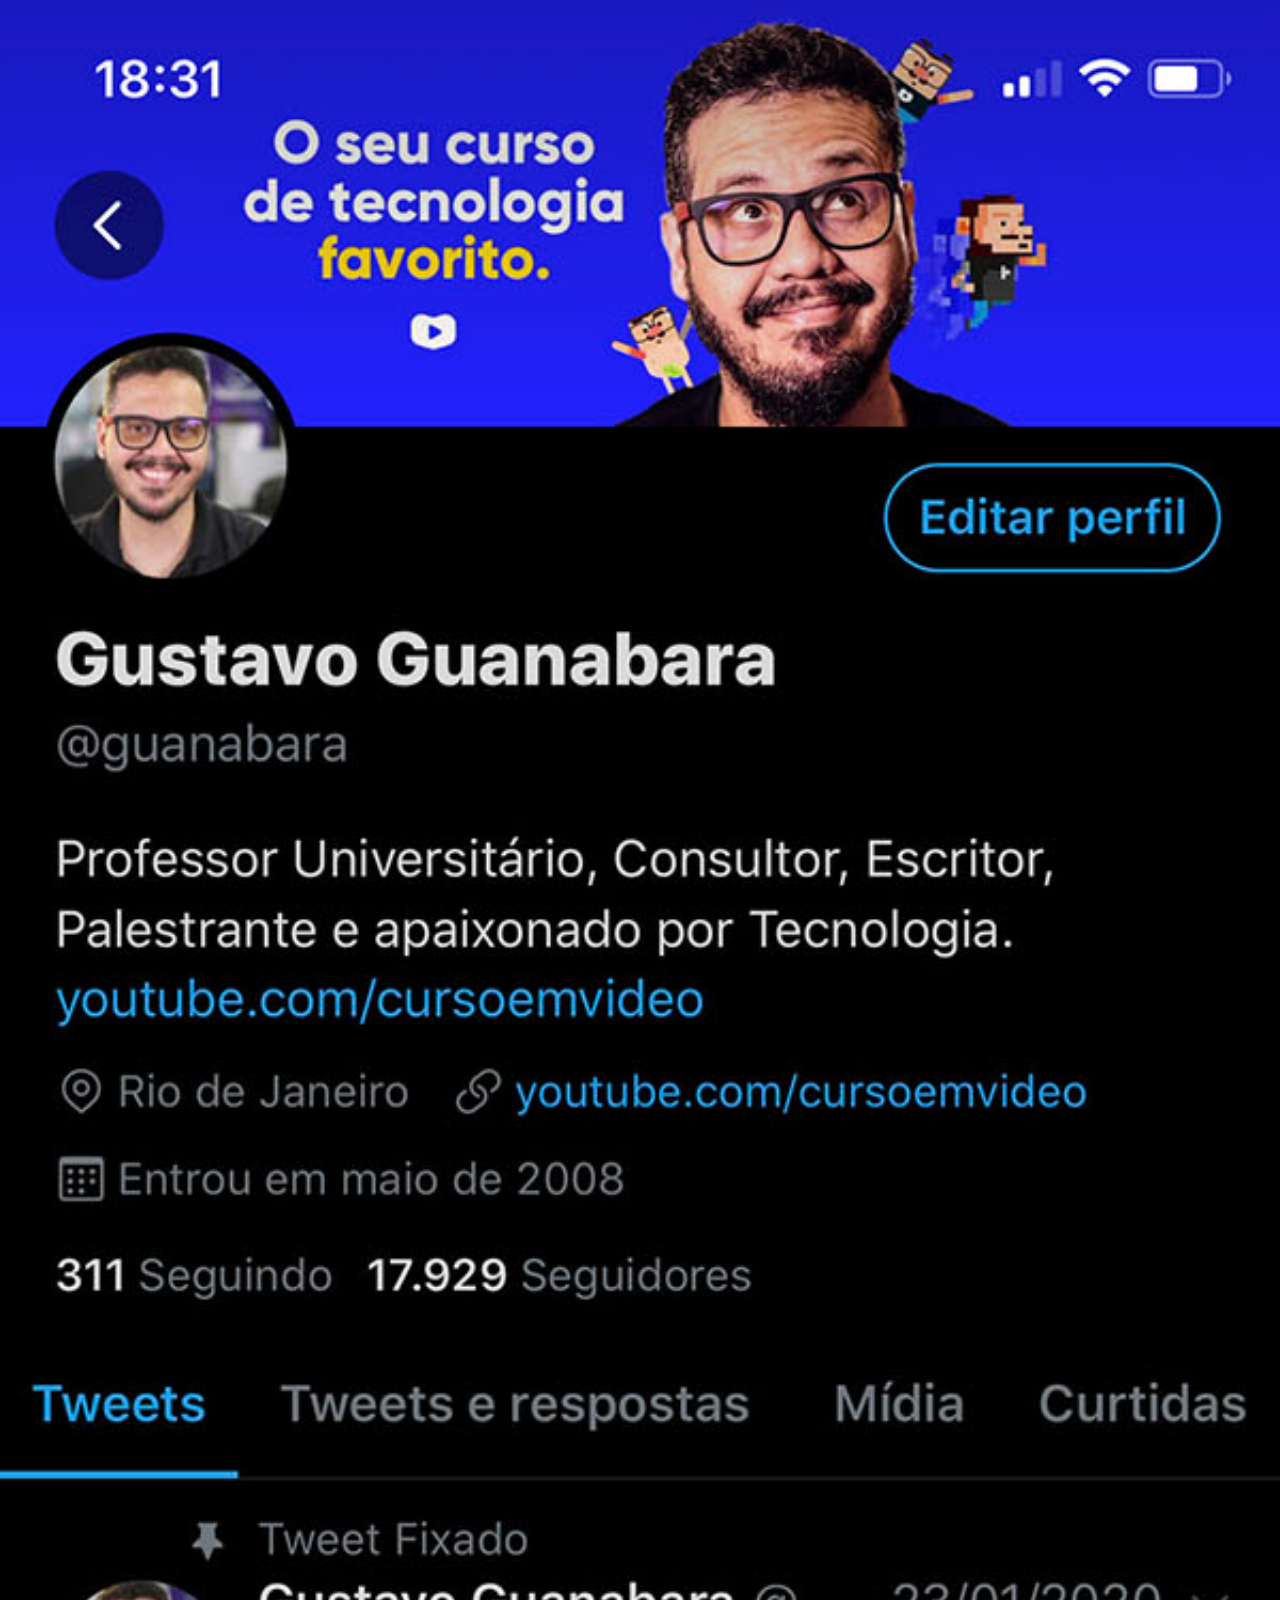
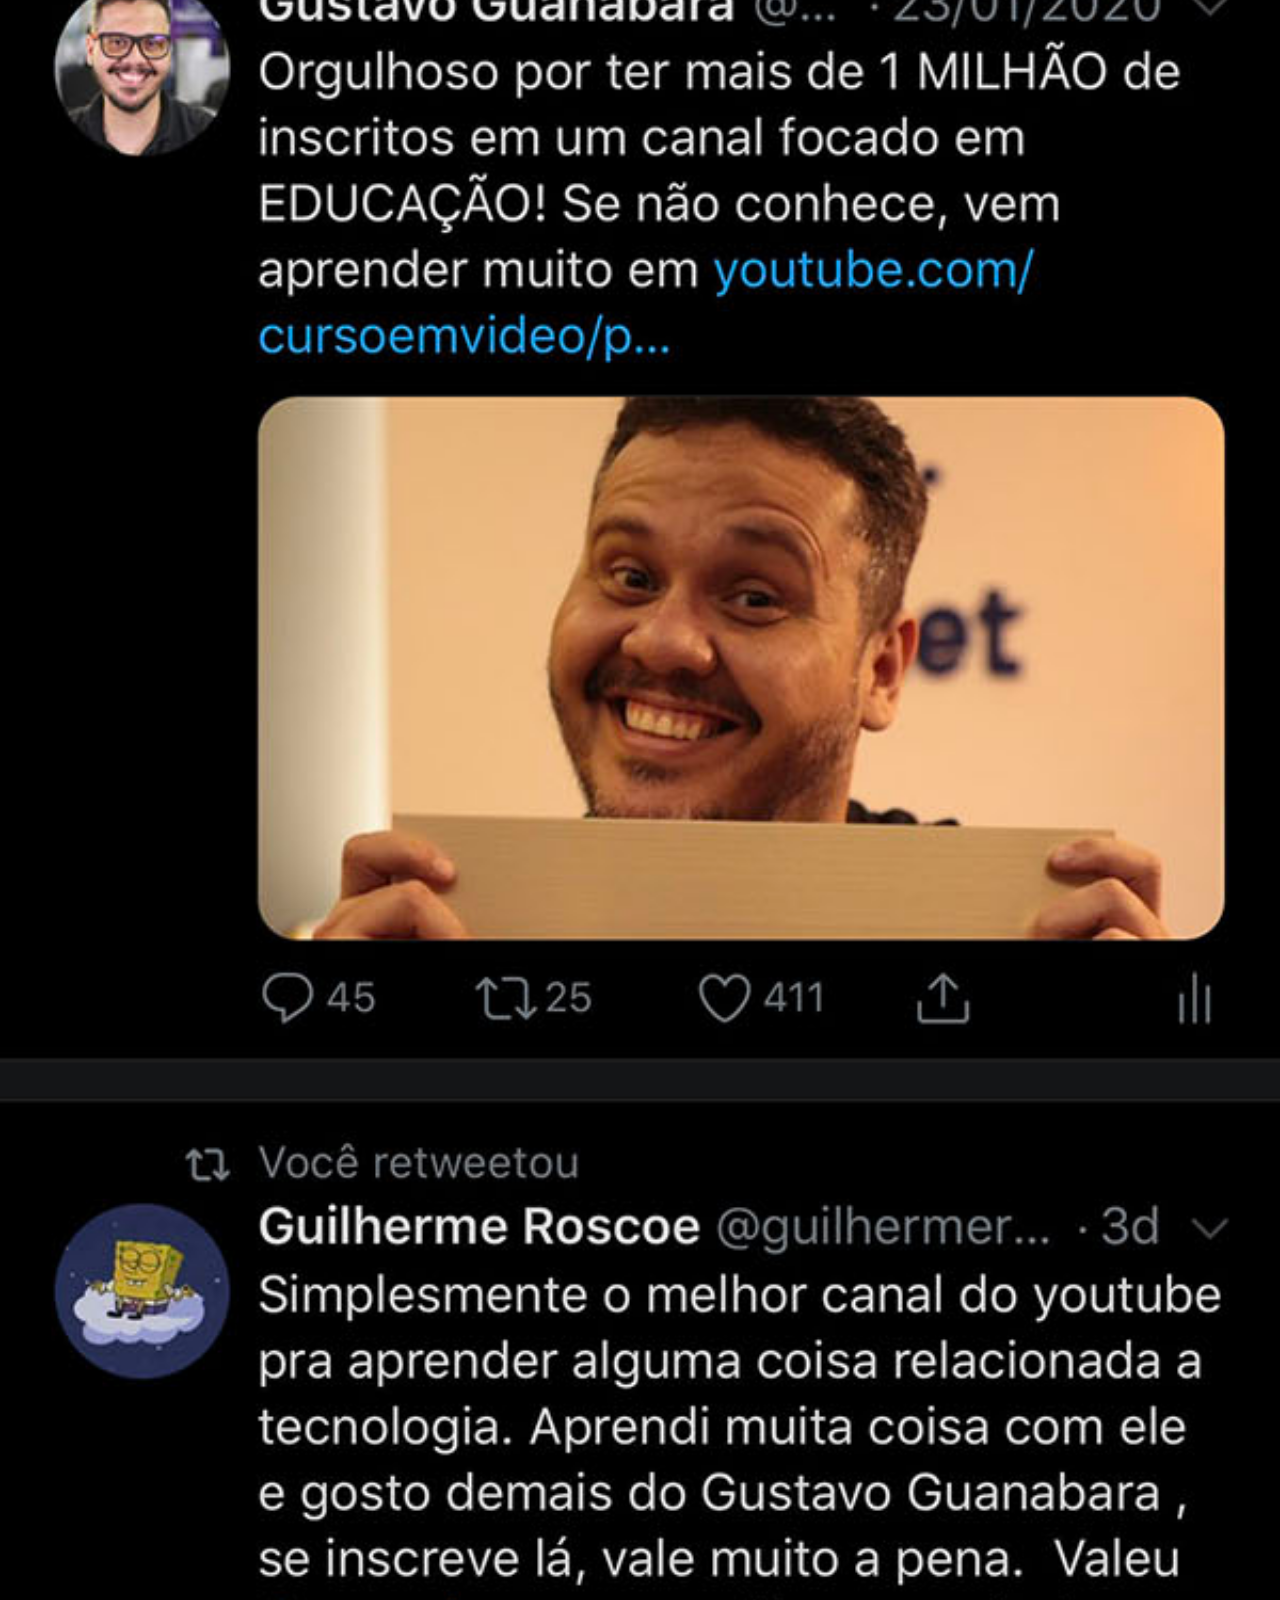
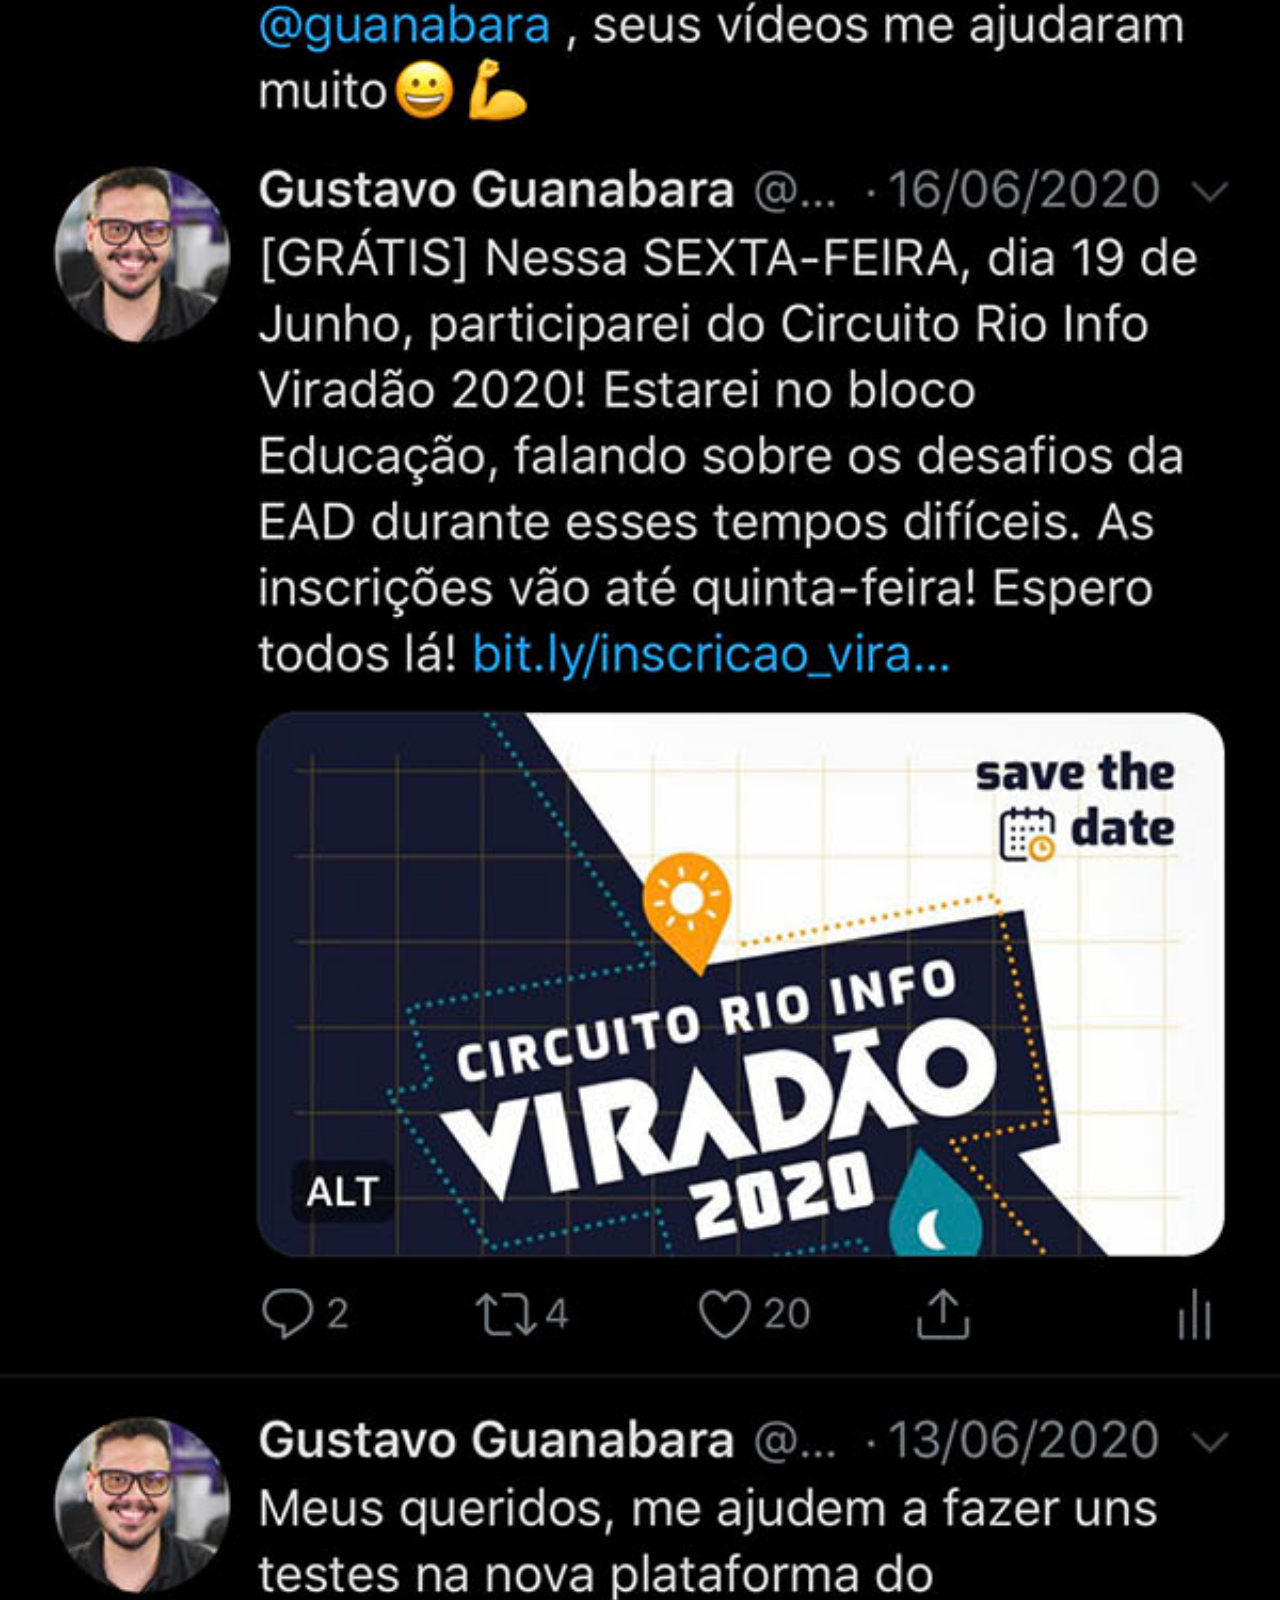
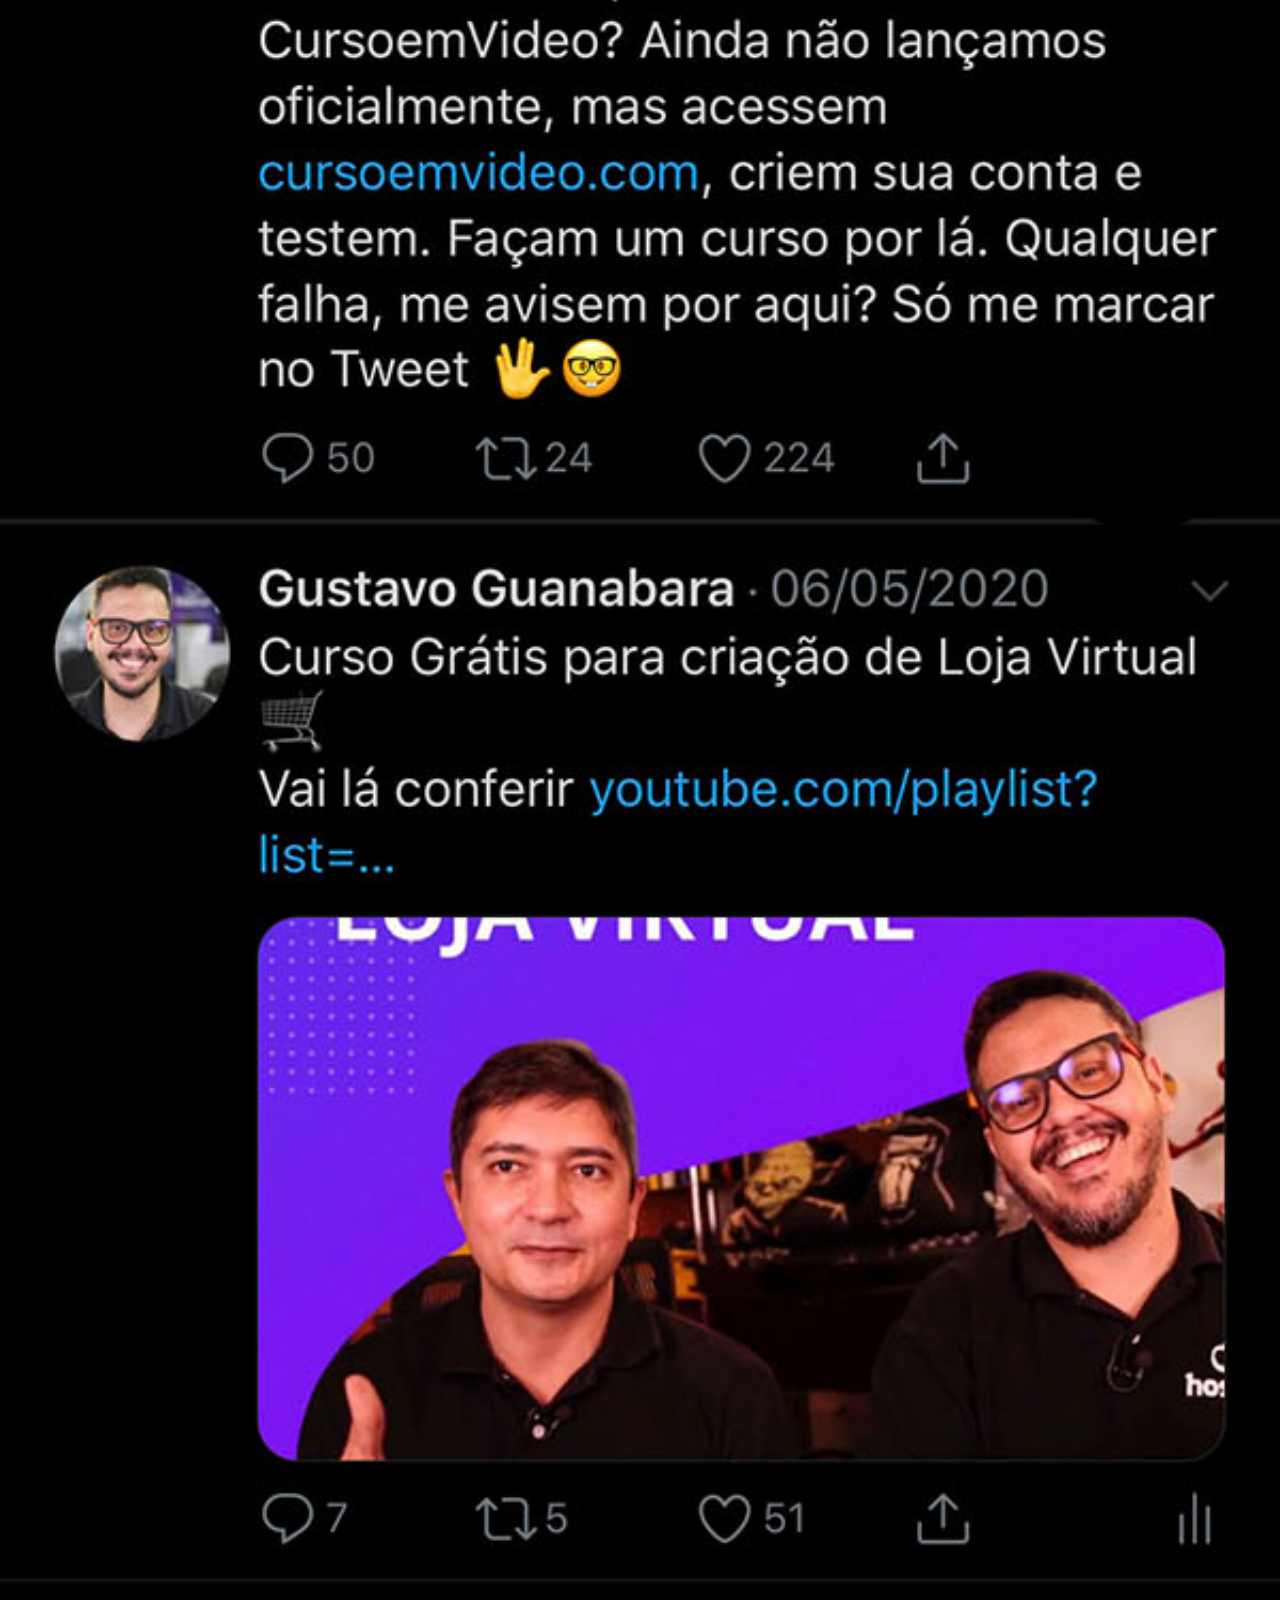
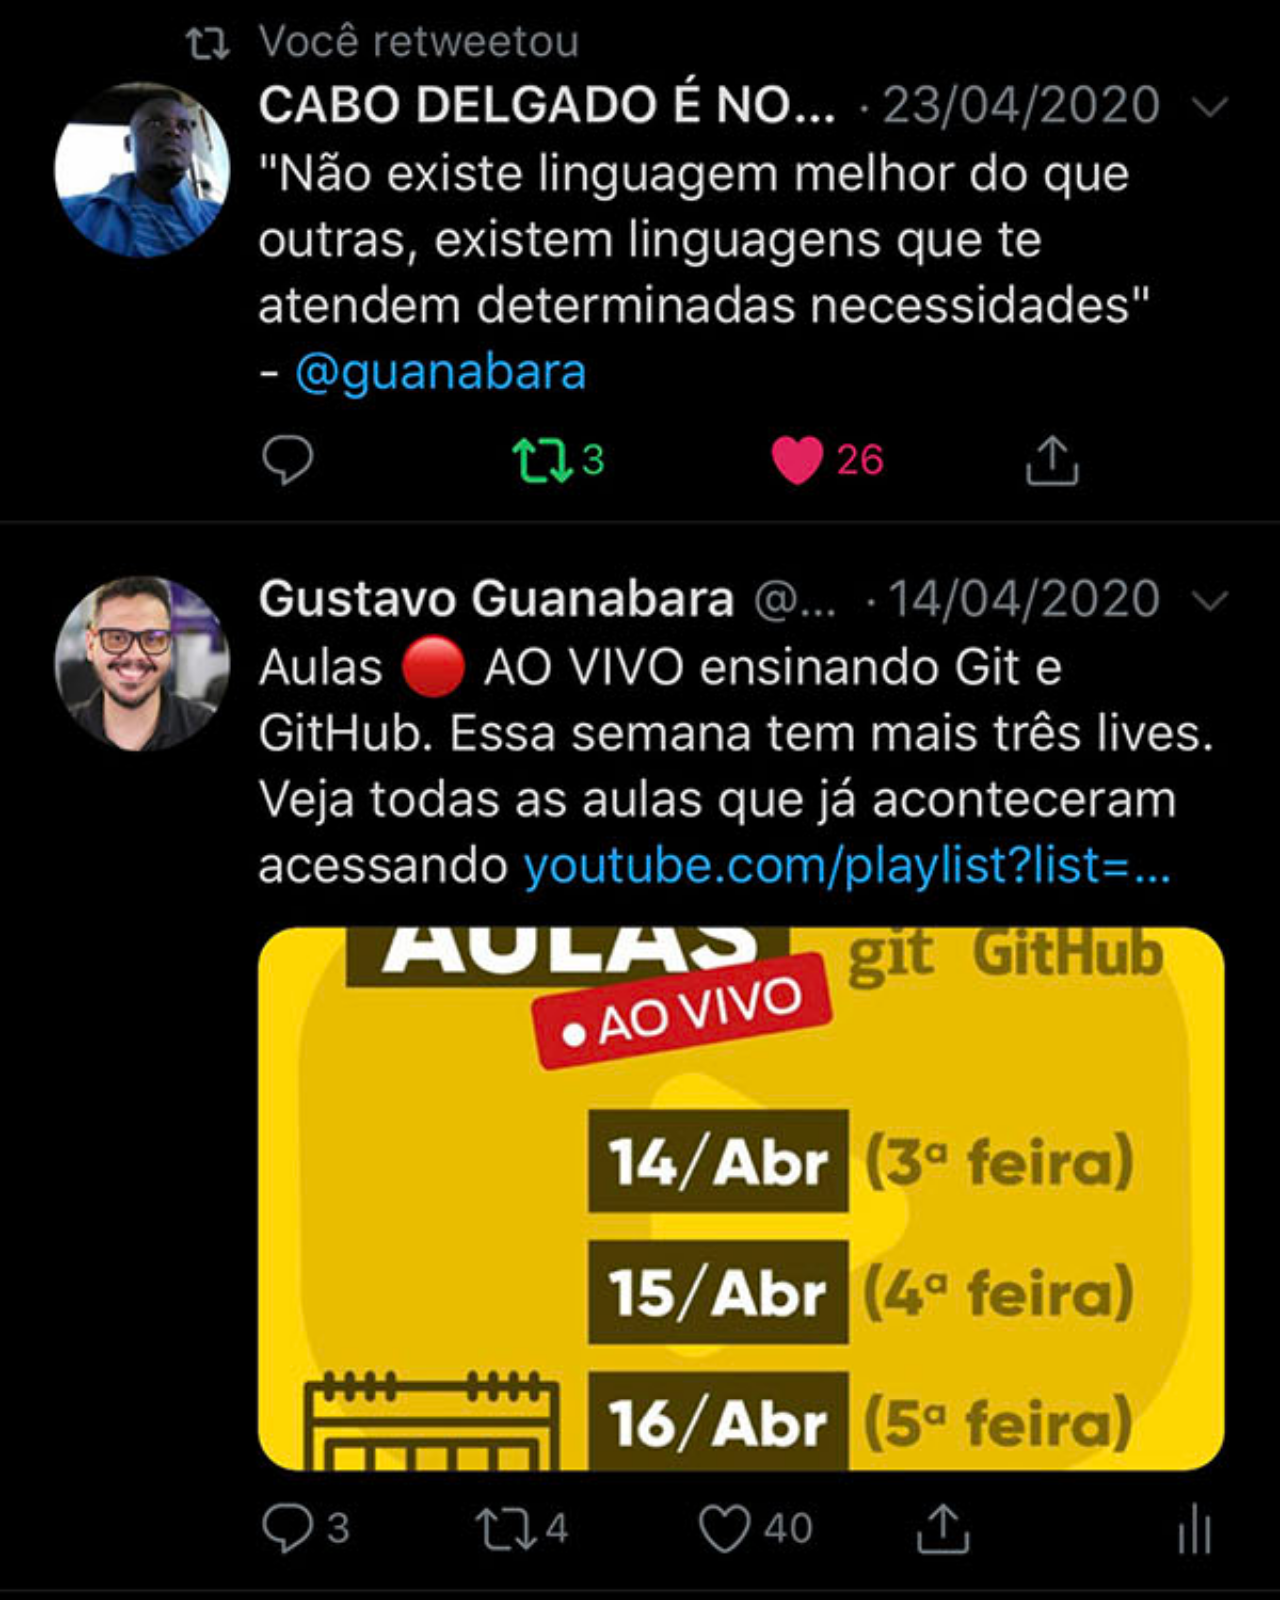
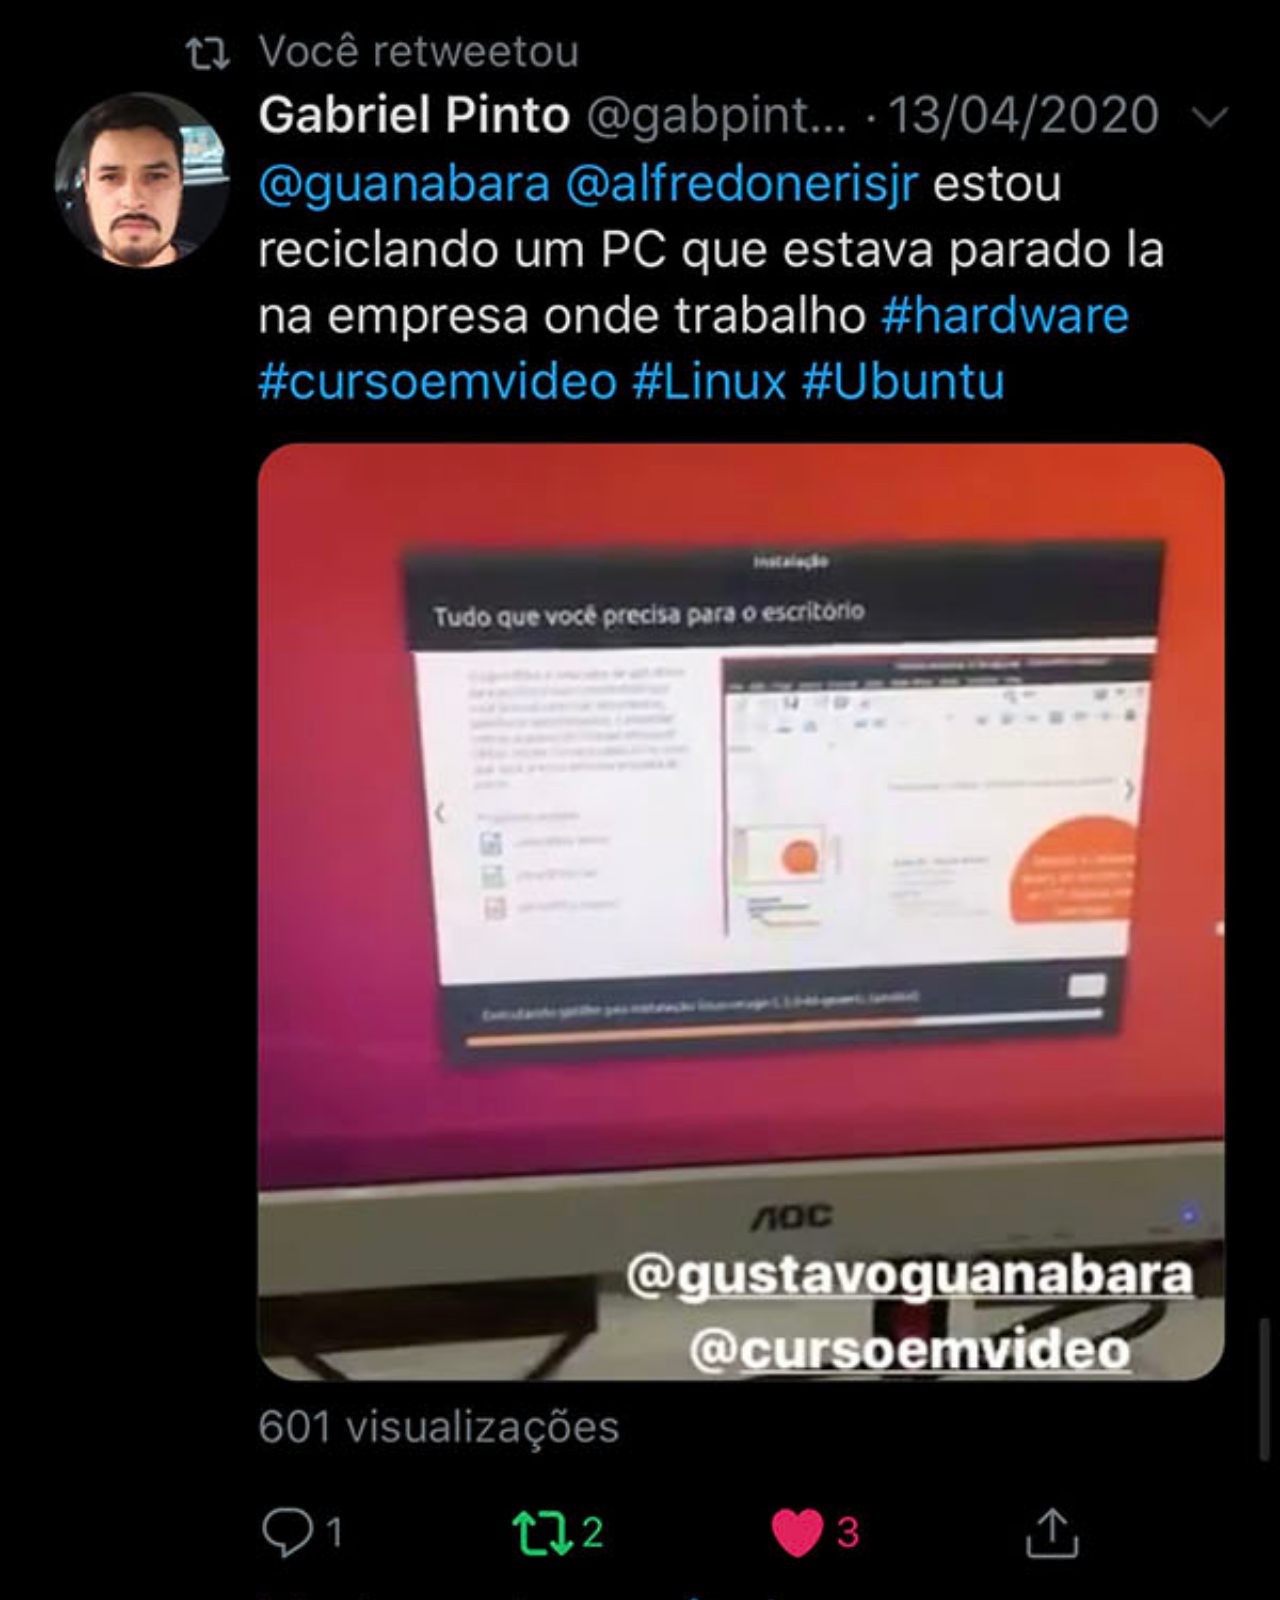
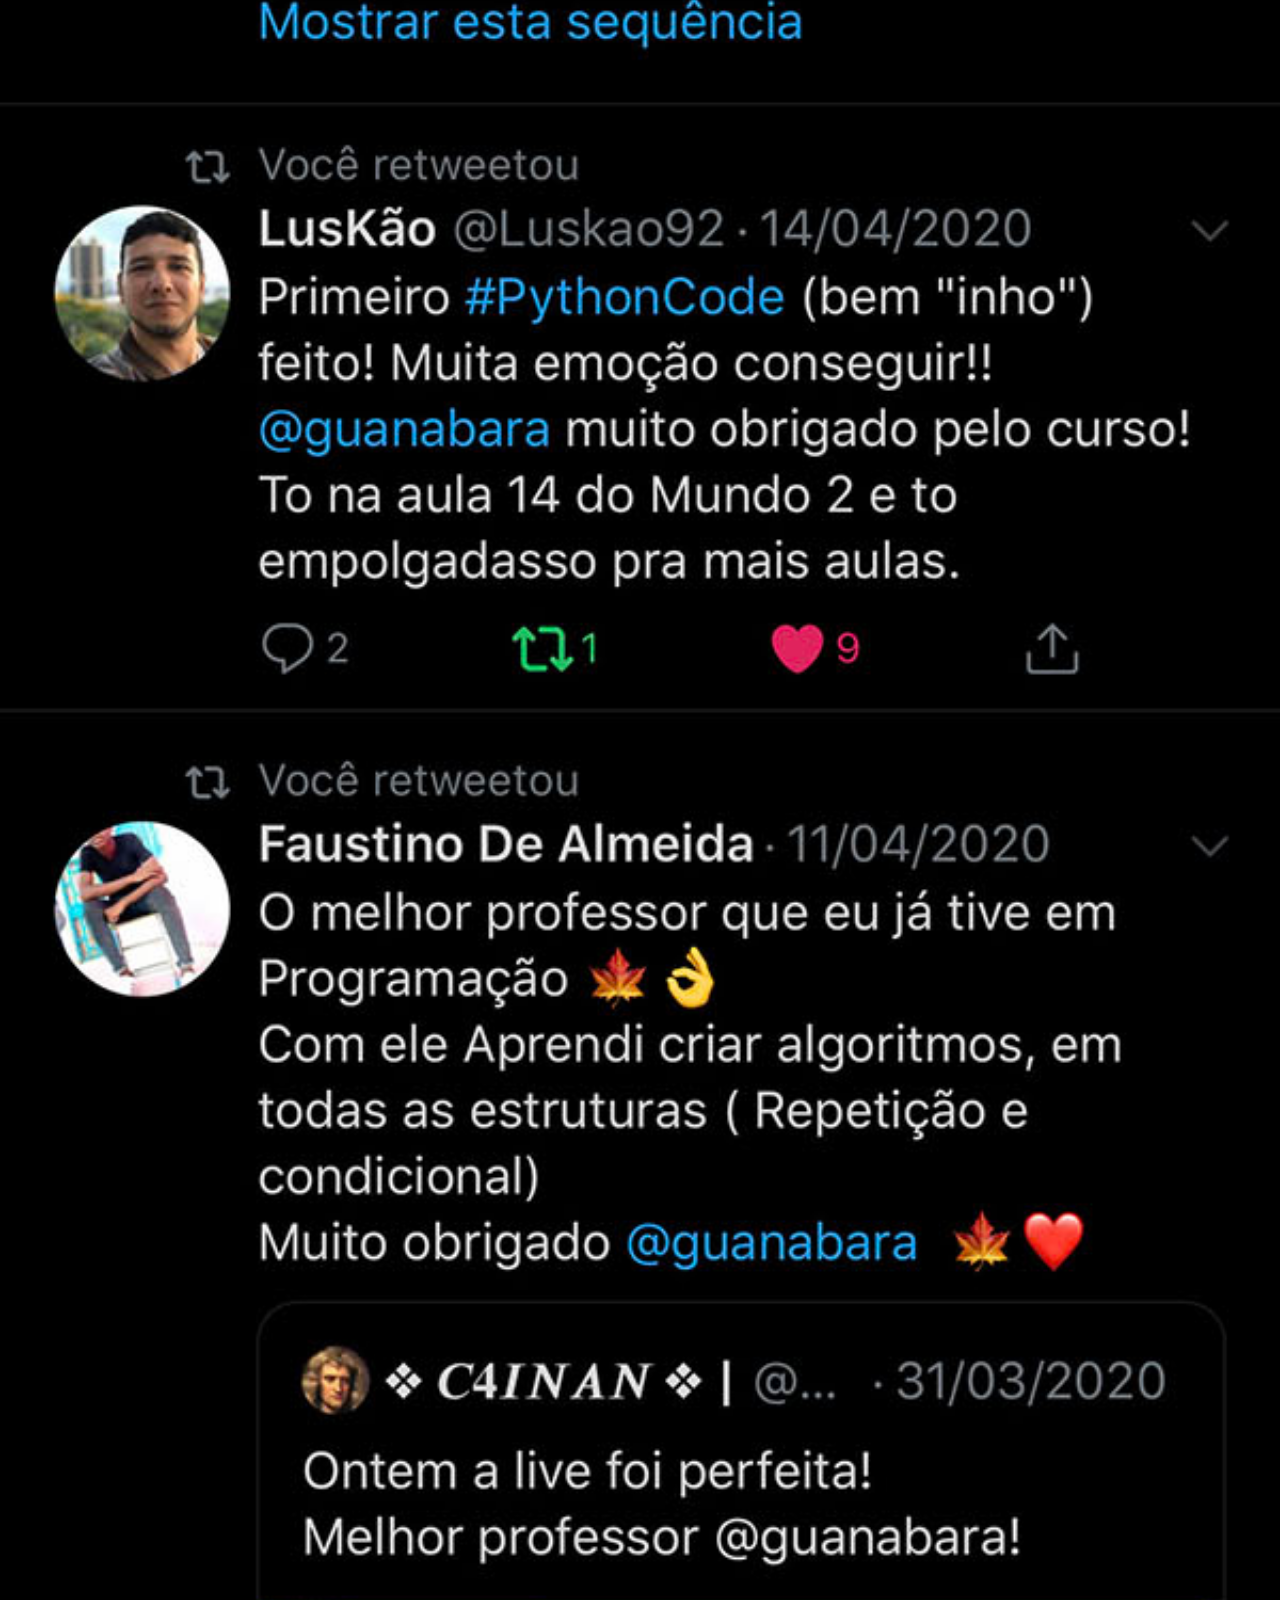
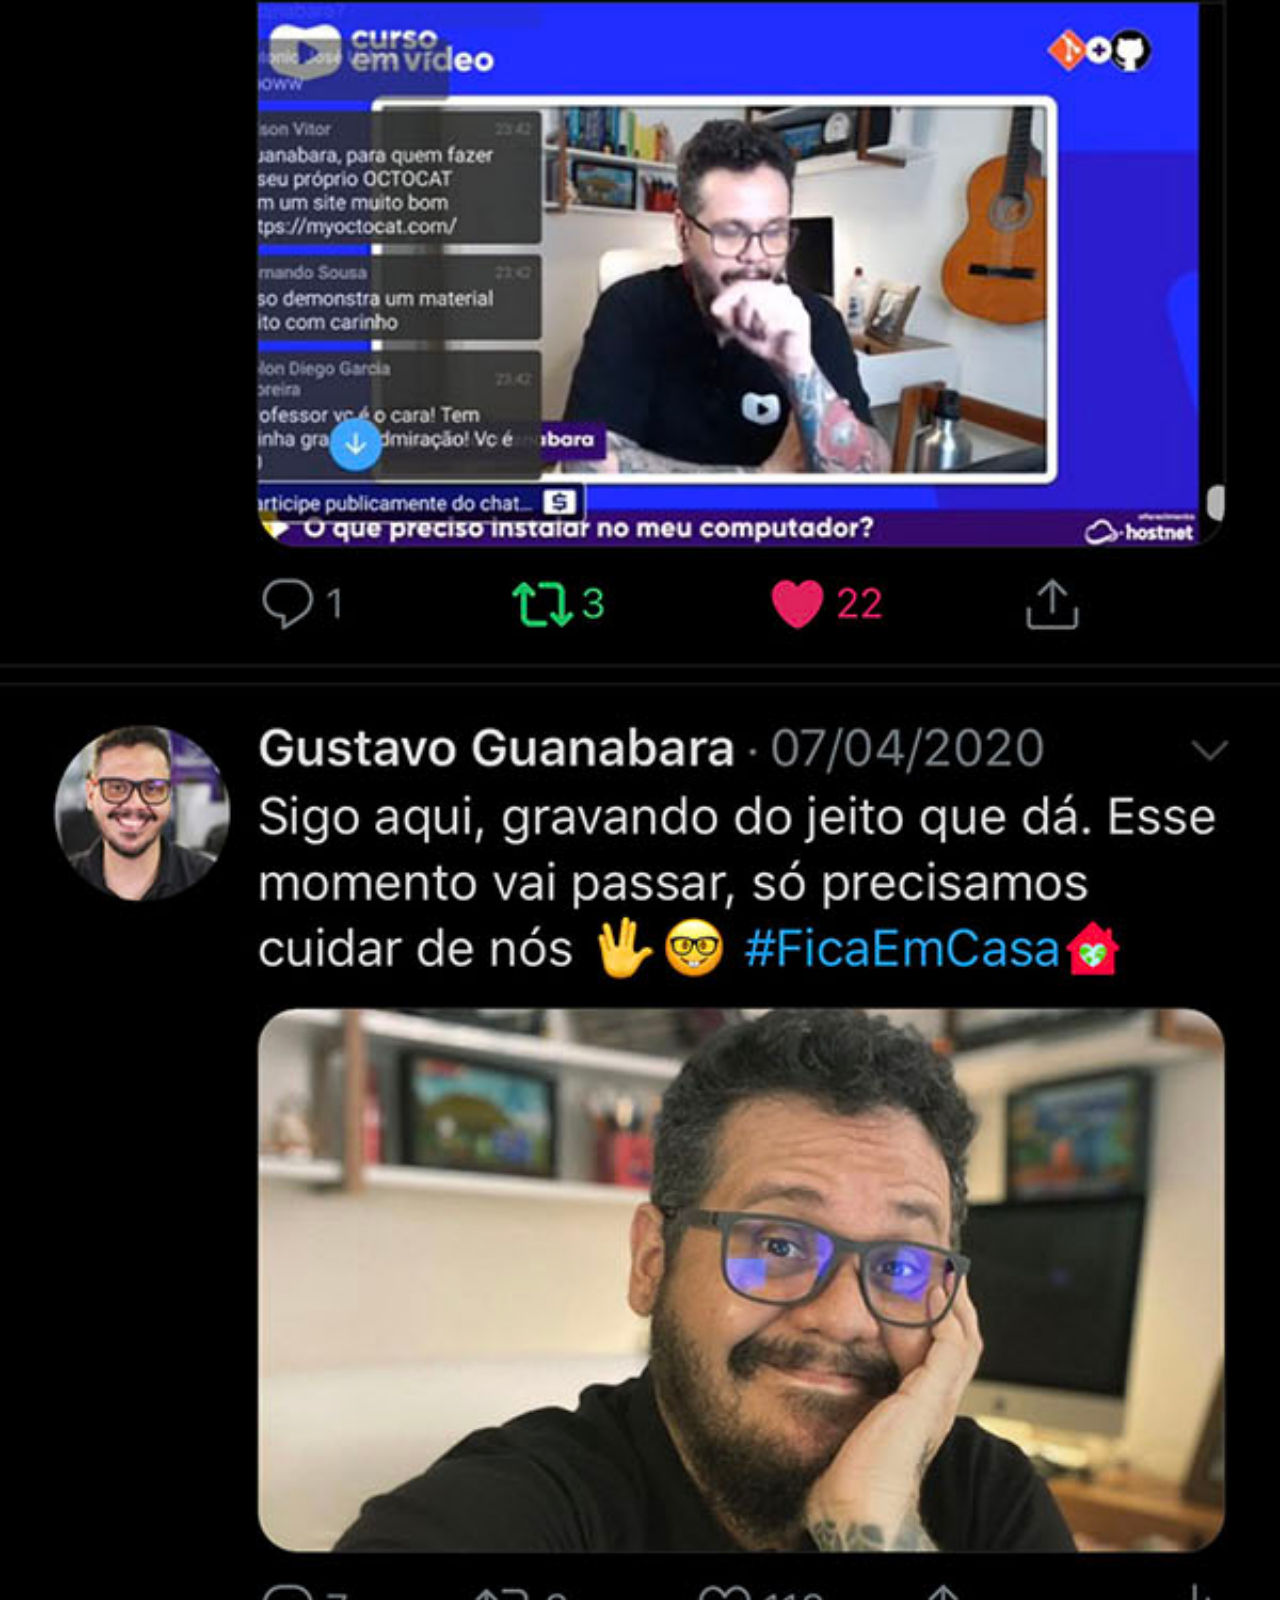
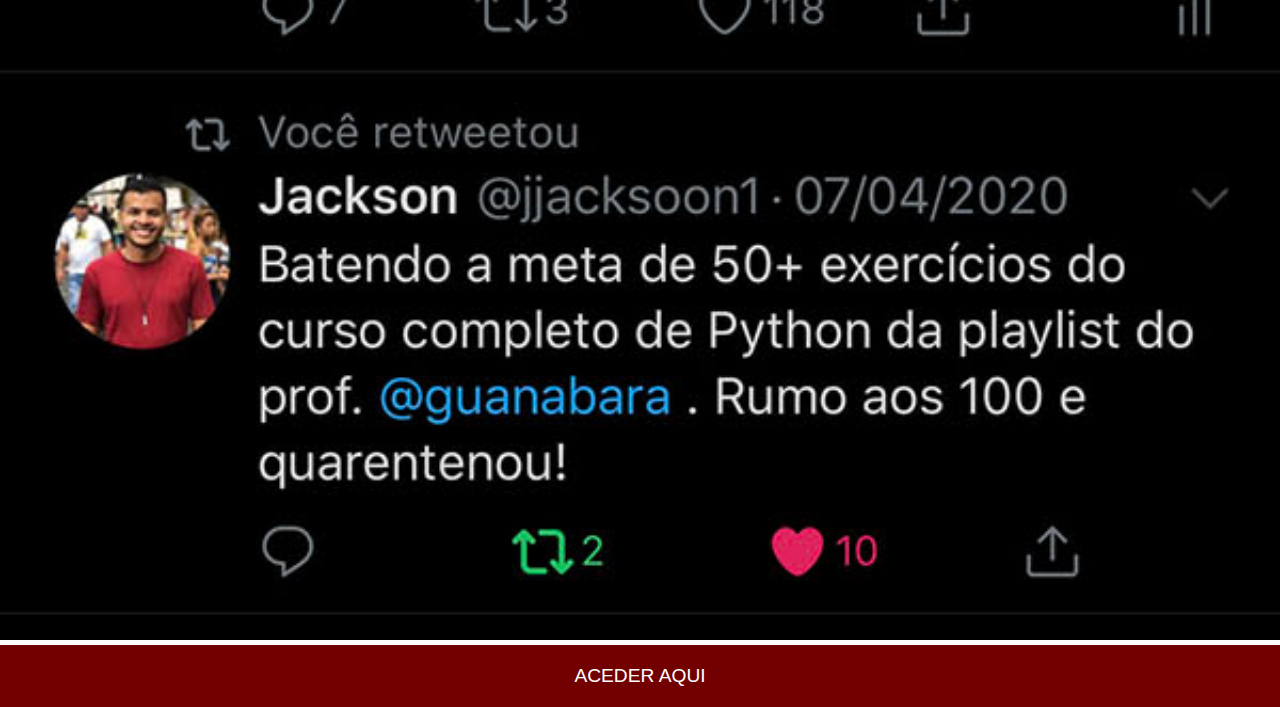
<file: twitter.html>
<!DOCTYPE html>
<html lang="pt">
<head>
    <meta charset="UTF-8">
    <meta http-equiv="X-UA-Compatible" content="IE=edge">
    <meta name="viewport" content="width=device-width, initial-scale=1.0">
    <link rel="stylesheet" href="style/pagsoc.css">
    <title>Twitter</title>
</head>
<body>
    <img src="imagens/tela-twitter.jpg" alt="Twitter">
    <a href="https://twitter.com/home?lang=pt" target="_blank">ACEDER AQUI</a>
</body>
</html>
</file>
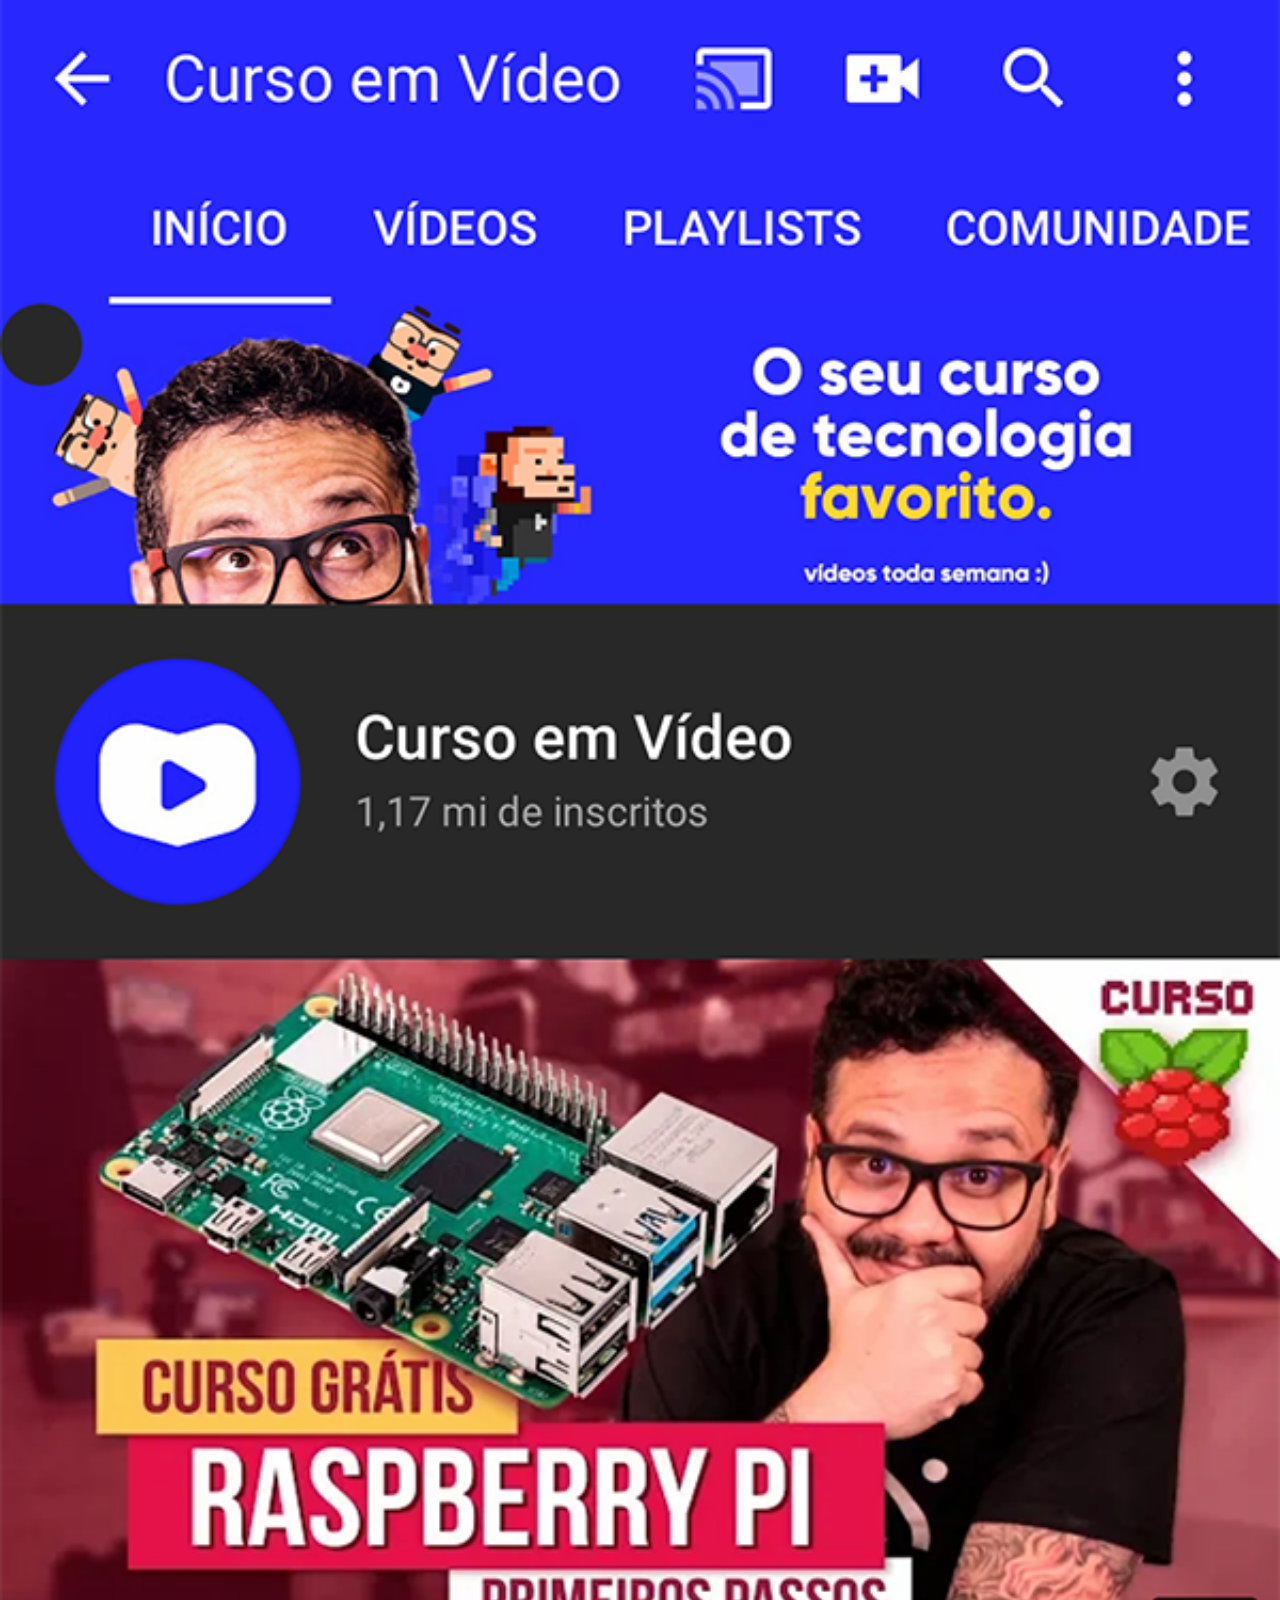
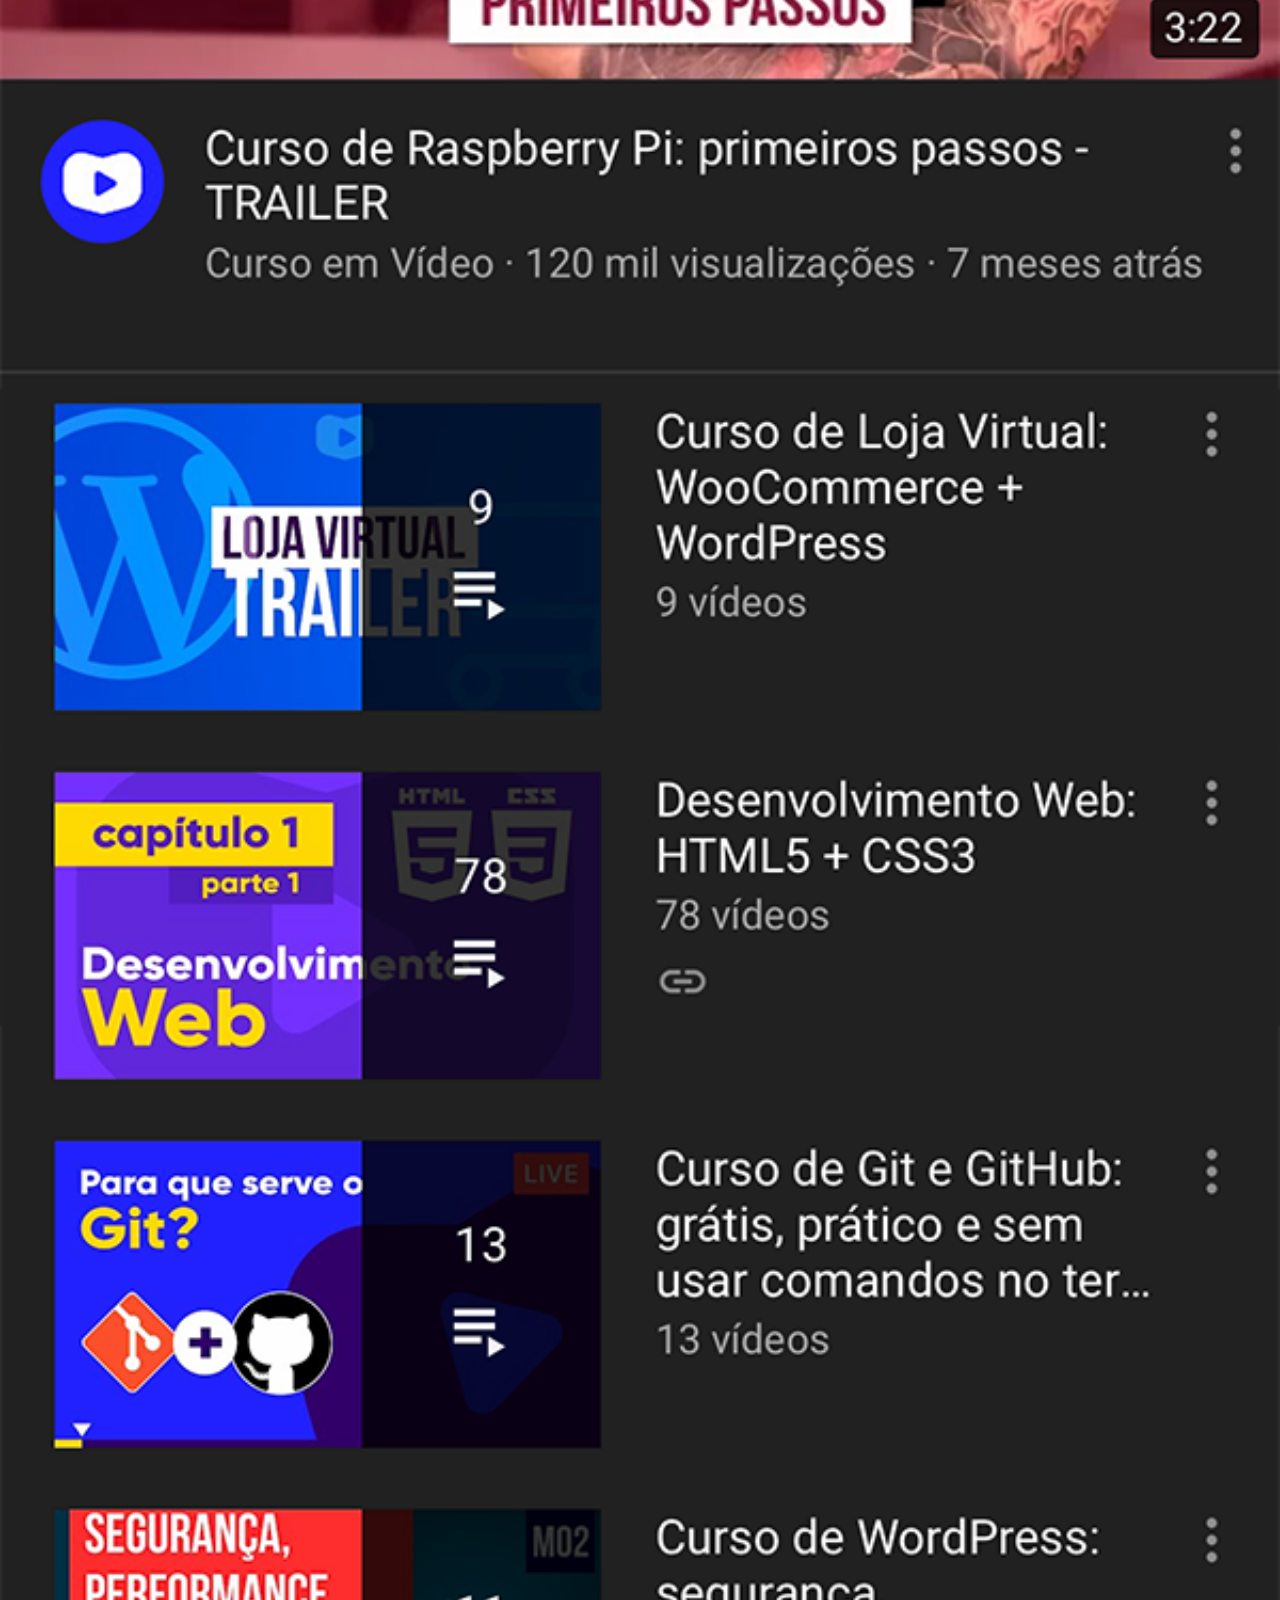
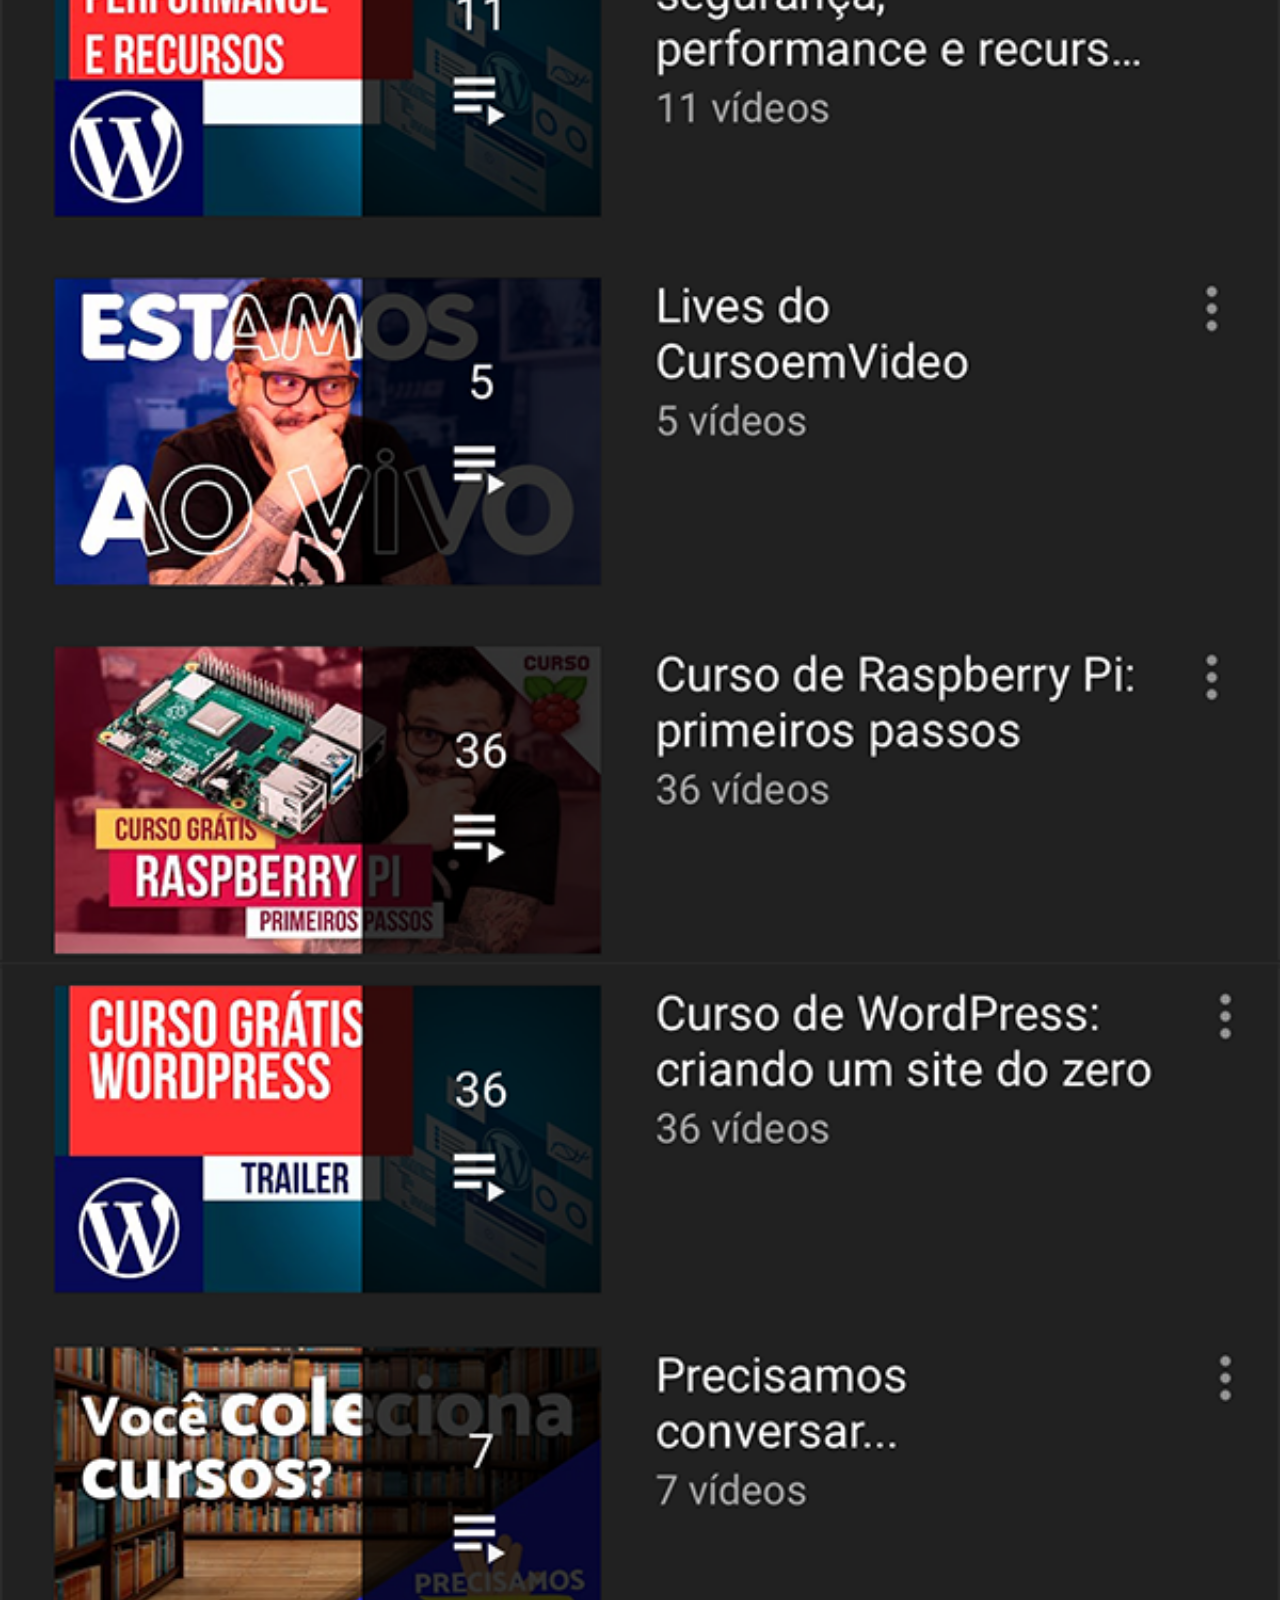
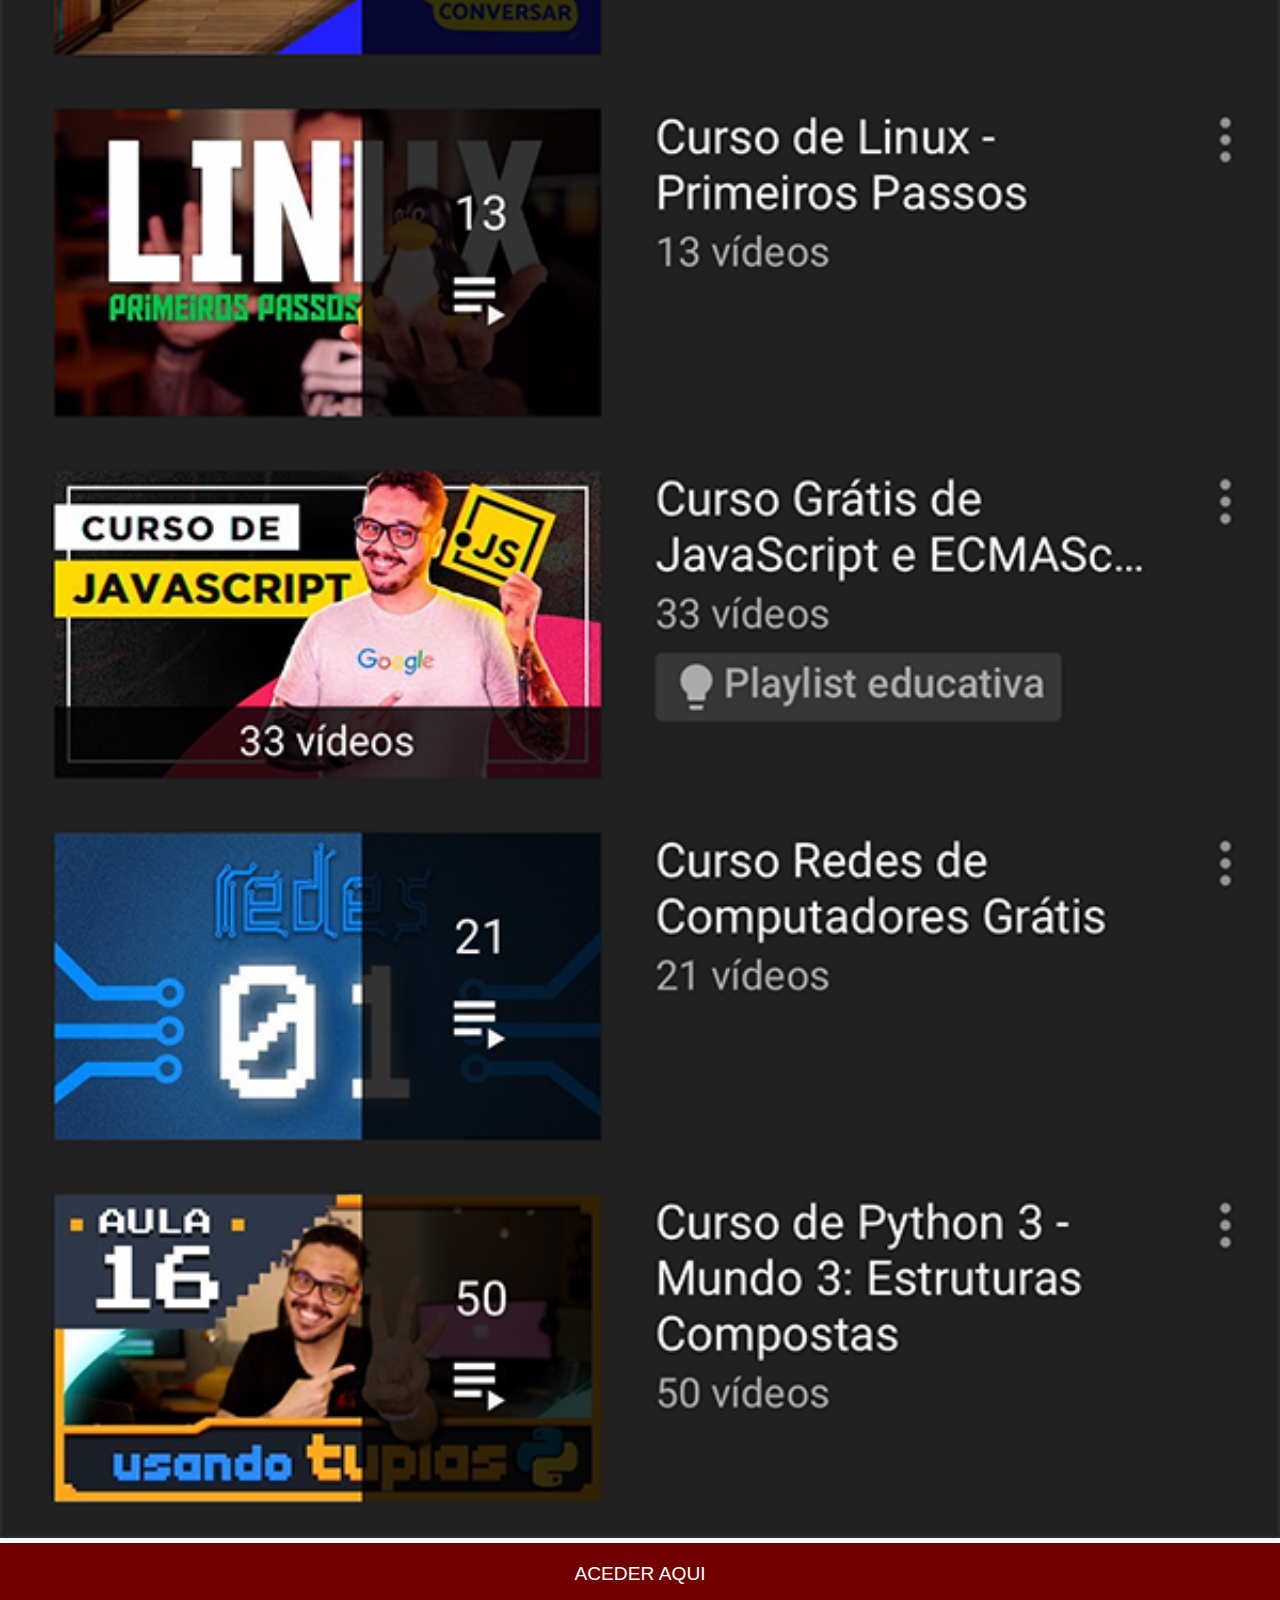
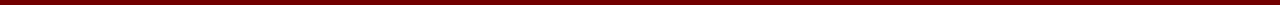
<file: youtube.html>
<!DOCTYPE html>
<html lang="pt">
<head>
    <meta charset="UTF-8">
    <meta http-equiv="X-UA-Compatible" content="IE=edge">
    <meta name="viewport" content="width=device-width, initial-scale=1.0">
    <link rel="stylesheet" href="style/pagsoc.css">
    <title>Youtube</title>
</head>
<body>
    <img src="imagens/tela-youtube.png" alt="YouTube">
    <a href="https://www.youtube.com/" target="_blank">ACEDER AQUI</a>
</body>
</html>
</file>
<file: style/style.css>
@charset "UTF-8";

* {
    margin: 0px;
    padding: 0px;
}

html, body {
    width: 100vw;
    height: 100vh;
    background-color: black;
}

body {
    background-image: url('../imagens/fundo-madeira.jpg');
    background-size: cover;
}

main {
    width: 100vw;
    height: 100vh;
    position: relative;
}
section#telefone {
    position: absolute;
    background-image: url(../imagens/frame-iphone.png);
    height: 619px;
    width: 311px;
    top: 50%;
    left: 50%;
    transform: translate(-50%, -50%);
}
iframe#ecra {
    position: relative;
    height: 467px;
    width: 262px;
    top: 83px;
    left: 24px;
}
section#rs {
    text-align: right;
}
section#rs img {
    width: 9%;
    margin: 30px 30px 0px 10px;
    border-radius: 50%;
    box-shadow: 1px 1px 2px black;
    box-sizing: border-box;
}
section#rs img:hover {
    border: 1px solid rgba(255, 255, 255, 0.5);
    box-shadow: 2px 3px 4px black;
    transform: translate(-5%);
    transition: 1s;
}
</file>
<file: style/pagsoc.css>
@charset "UTF-8";

::-webkit-scrollbar {
    width: 0px;
    height: 0px;
}
*{
    margin: 0px;
    padding: 0px;
}
body {
    font-family: Arial, Helvetica, sans-serif;
    font-size: 1.2em;
}
img {
    width: 100vw;
}
a {
    display: block;
    background-color: rgb(114, 0, 0);
    text-decoration: none;
    color: white;
    text-align: center;
    padding: 20px;
}
a:hover {
    background-color: rgb(255, 0, 0);
    transition: .5s;
    font-weight: bolder;
    font-size: 1.3em;
}
</file>
